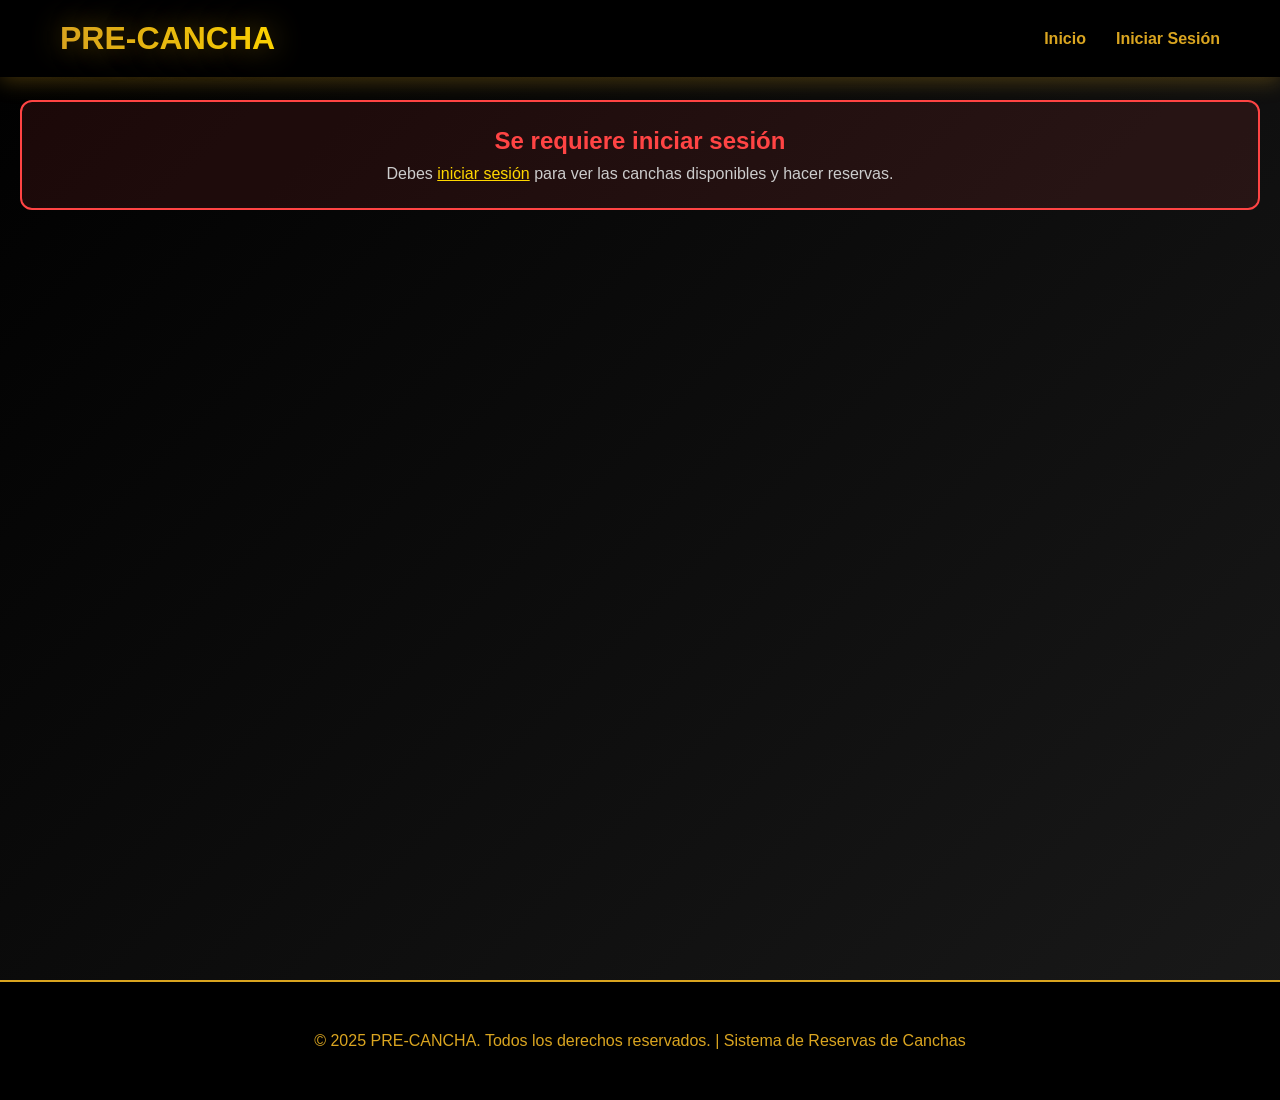
<file: Vista Previa/index.html>
<!DOCTYPE html>
<html lang="es">
<head>
    <meta charset="UTF-8">
    <meta name="viewport" content="width=device-width, initial-scale=1.0">
    <title>PRE-CANCHA - Sistema de Reservas</title>
    <link rel="stylesheet" href="estilos.css">
</head>
<body>
    <!-- Header y Navegación -->
    <header>
        <nav>
            <div class="logo">PRE-CANCHA</div>
            <ul>
                <li><a href="index.html">Inicio</a></li>
                <li id="misReservasLink" style="display: none;">
                    <a href="mis_reservas.html">Mis Reservas</a>
                </li>
                <li id="solicitudesLink" style="display: none;">
                    <a href="solicitudes.html">Solicitudes</a>
                </li>
                <li id="adminLink" style="display: none;">
                    <a href="admin.html">Panel Admin</a>
                </li>
                <li id="loginLink"><a href="login.html">Iniciar Sesión</a></li>
                <li id="userInfo" style="display: none;">
                    <span id="userName"></span>
                </li>
                <li id="logoutBtn" style="display: none;">
                    <button onclick="doLogout()" style="background: #DAA520; color: #000; border: none; padding: 8px 16px; border-radius: 5px; cursor: pointer; font-weight: bold;">Cerrar Sesión</button>
                </li>
            </ul>
        </nav>
    </header>

    <!-- Main Content -->
    <main>
        <div class="container">
            <!-- Sección de Bienvenida -->
            <div id="bienvenida" style="display: none;" class="bienvenida">
                <h2>Bienvenido a PRE-CANCHA</h2>
                <p>Hola <span id="nombreUsuario" class="usuario-info"></span>, selecciona una cancha para hacer tu reserva</p>
            </div>

            <!-- Sección de Login requerido -->
            <div id="loginRequerido" class="bienvenida" style="background: rgba(255, 68, 68, 0.1); border-color: #f44;">
                <h2 style="color: #f44;">Se requiere iniciar sesión</h2>
                <p>Debes <a href="login.html" style="color: #FFD700; text-decoration: underline;">iniciar sesión</a> para ver las canchas disponibles y hacer reservas.</p>
            </div>

            <!-- Grid de Canchas -->
            <div id="gridCanchas" class="grid-canchas" style="display: none;"></div>
        </div>
    </main>

    <!-- Modal de Reserva -->
    <div id="modalReserva" class="modal">
        <div class="modal-content">
            <span class="close">&times;</span>
            <h2>Reservar Cancha</h2>
            <div id="detallesCancha"></div>
            <form id="formReserva" onsubmit="procesarReserva(event)">
                <div class="form-group">
                    <label for="fecha">Fecha:</label>
                    <input type="date" id="fecha" required>
                </div>
                <div class="form-group">
                    <label for="horario">Horario:</label>
                    <select id="horario" required>
                        <option value="">Selecciona un horario</option>
                        <option value="08:00">08:00 - 09:00</option>
                        <option value="09:00">09:00 - 10:00</option>
                        <option value="10:00">10:00 - 11:00</option>
                        <option value="11:00">11:00 - 12:00</option>
                        <option value="12:00">12:00 - 13:00</option>
                        <option value="13:00">13:00 - 14:00</option>
                        <option value="14:00">14:00 - 15:00</option>
                        <option value="15:00">15:00 - 16:00</option>
                        <option value="16:00">16:00 - 17:00</option>
                        <option value="17:00">17:00 - 18:00</option>
                        <option value="18:00">18:00 - 19:00</option>
                        <option value="19:00">19:00 - 20:00</option>
                        <option value="20:00">20:00 - 21:00</option>
                        <option value="21:00">21:00 - 22:00</option>
                    </select>
                </div>
                <div class="form-group">
                    <label for="observaciones">Observaciones:</label>
                    <textarea id="observaciones" rows="3"></textarea>
                </div>
                <div id="mensajeReserva" class="alert" style="display: none;"></div>
                <button type="submit" class="btn-primario">Confirmar Reserva</button>
            </form>
        </div>
    </div>

    <footer>
        <p>&copy; 2025 PRE-CANCHA. Todos los derechos reservados. | Sistema de Reservas de Canchas</p>
    </footer>

    <script src="app.js"></script>
    <script>
        let canchaSelecionada = null;

        // Mostrar/ocultar contenido según sesión
        function cargarPagina() {
            const gridCanchas = document.getElementById('gridCanchas');
            const bienvenida = document.getElementById('bienvenida');
            const loginRequerido = document.getElementById('loginRequerido');

            if (session.isLogged()) {
                const sesion = session.getSession();
                document.getElementById('nombreUsuario').textContent = sesion.nombre;
                document.getElementById('userName').textContent = sesion.nombre;
                
                // Mostrar sección de bienvenida
                if (sesion.rol === 'usuario') {
                    document.getElementById('misReservasLink').style.display = 'block';
                } else if (sesion.rol === 'admin') {
                    document.getElementById('solicitudesLink').style.display = 'block';
                }
                bienvenida.style.display = 'block';
                loginRequerido.style.display = 'none';
                gridCanchas.style.display = 'grid';
            } else {
                bienvenida.style.display = 'none';
                loginRequerido.style.display = 'block';
                gridCanchas.style.display = 'none';
                return;
            }

            // Cargar canchas
            const canchas = session.getCanchas();
            gridCanchas.innerHTML = '';

            canchas.forEach(cancha => {
                const card = document.createElement('div');
                card.className = 'cancha-card';
                card.innerHTML = `
                    <div class="cancha-numero">Cancha ${cancha.numero}</div>
                    <div class="cancha-tipo">${cancha.tipo}</div>
                    <div class="cancha-detalle">Tamaño: ${cancha.tamaño}</div>
                    <div class="cancha-detalle">Estado: <span style="color: #0f0;">${cancha.estado.toUpperCase()}</span></div>
                    <div class="cancha-precio">$${cancha.precio}/hora</div>
                    <button class="btn-reservar" onclick="abrirModalReserva(${cancha.id})">Reservar</button>
                `;
                gridCanchas.appendChild(card);
            });
        }

        // Funciones del modal
        const modal = document.getElementById('modalReserva');
        const closeBtn = document.querySelector('.close');

        closeBtn.onclick = () => {
            modal.style.display = 'none';
        };

        window.onclick = (event) => {
            if (event.target === modal) {
                modal.style.display = 'none';
            }
        };

        function abrirModalReserva(canchaid) {
            canchaSelecionada = canchaid;
            const cancha = session.getCancha(canchaid);
            
            const detalles = document.getElementById('detallesCancha');
            detalles.innerHTML = `
                <p><strong>Cancha ${cancha.numero}</strong> - ${cancha.tipo}</p>
                <p>Precio: <strong>$${cancha.precio}</strong>/hora</p>
            `;

            // Establecer fecha mínima a hoy
            const hoy = new Date().toISOString().split('T')[0];
            document.getElementById('fecha').value = '';
            document.getElementById('fecha').min = hoy;
            document.getElementById('horario').value = '';
            document.getElementById('observaciones').value = '';
            document.getElementById('mensajeReserva').style.display = 'none';

            modal.style.display = 'block';
        }

        function procesarReserva(event) {
            event.preventDefault();

            const fecha = document.getElementById('fecha').value;
            const horario = document.getElementById('horario').value;
            const observaciones = document.getElementById('observaciones').value;

            // Validar fecha en el futuro
            const fechaObj = new Date(fecha);
            const hoy = new Date();
            hoy.setHours(0, 0, 0, 0);

            if (fechaObj < hoy) {
                mostrarMensajeReserva('La fecha debe ser en el futuro', 'error');
                return;
            }

            // Crear reserva
            const resultado = session.crearReserva(canchaSelecionada, fecha, horario, observaciones);

            if (resultado.success) {
                mostrarMensajeReserva('¡Reserva confirmada exitosamente!', 'success');
                setTimeout(() => {
                    modal.style.display = 'none';
                    // Recargar la página
                    location.reload();
                }, 2000);
            } else {
                mostrarMensajeReserva(resultado.message, 'error');
            }
        }

        function mostrarMensajeReserva(mensaje, tipo) {
            const div = document.getElementById('mensajeReserva');
            div.textContent = mensaje;
            div.className = 'alert ' + (tipo === 'error' ? 'alert-error' : 'alert-success');
            div.style.display = 'block';
        }

        // Cargar contenido al iniciar
        cargarPagina();
    </script>
</body>
</html>
</file>
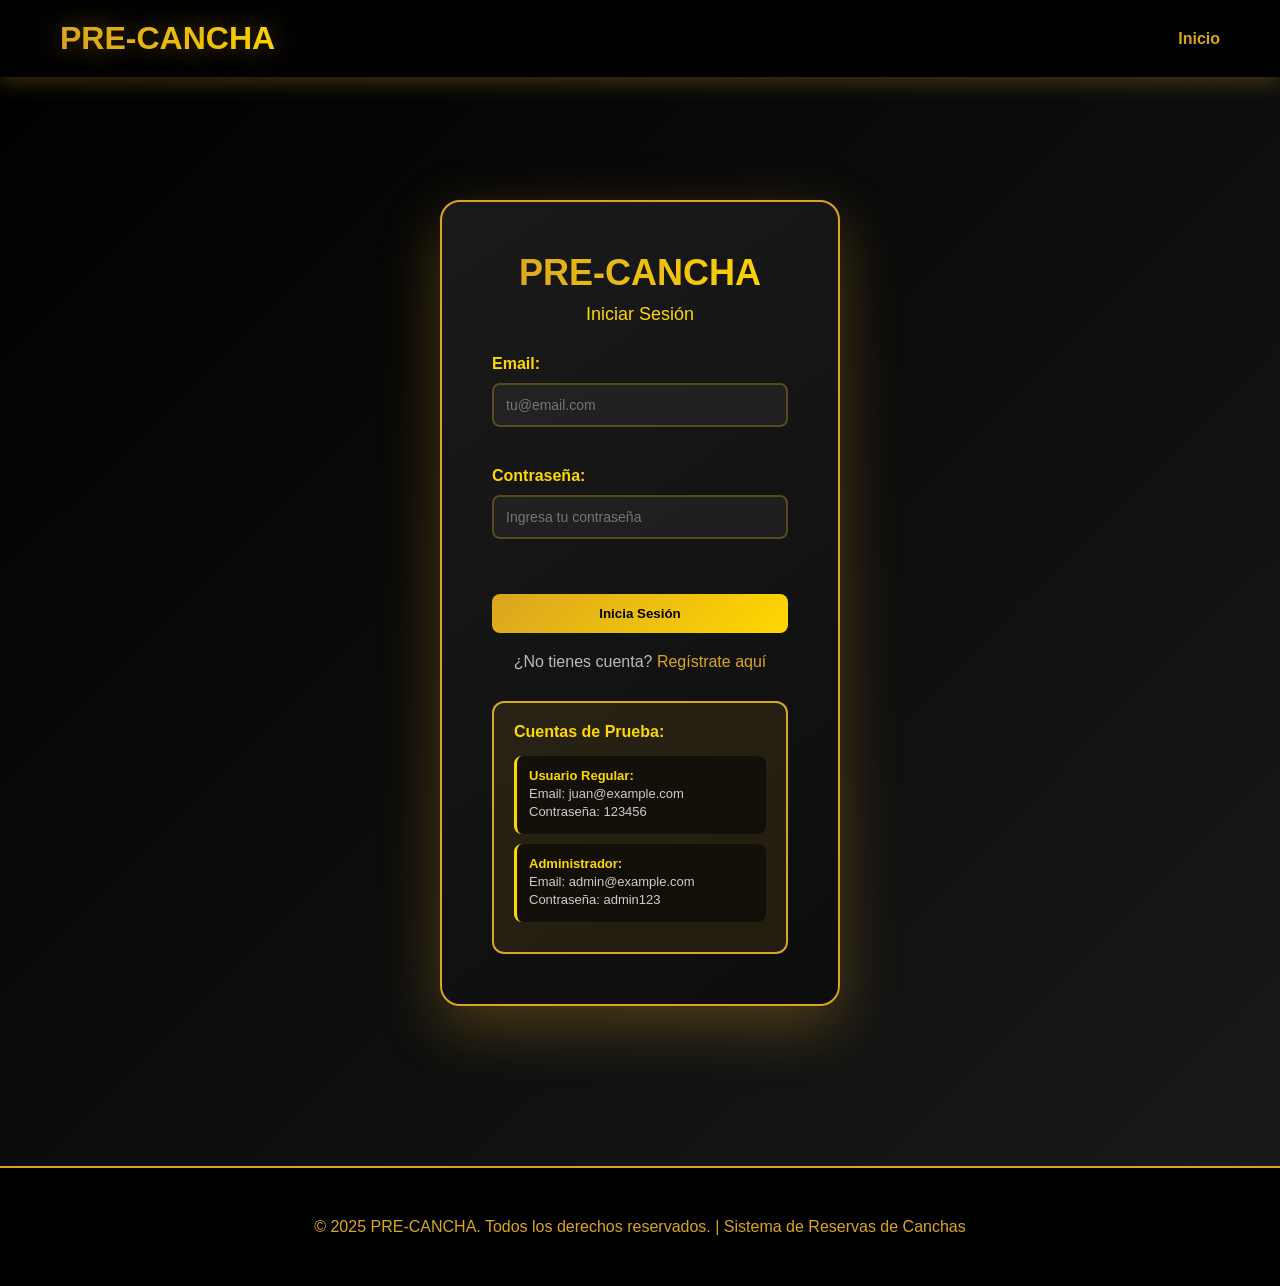
<file: Vista Previa/admin.html>
<!DOCTYPE html>
<html lang="es">
<head>
    <meta charset="UTF-8">
    <meta name="viewport" content="width=device-width, initial-scale=1.0">
    <title>Panel Administrador - PRE-CANCHA</title>
    <link rel="stylesheet" href="estilos.css">
</head>
<body>
    <!-- Header y Navegación -->
    <header>
        <nav>
            <div class="logo">PRE-CANCHA</div>
            <ul>
                <li><a href="index.html">Inicio</a></li>
                <li><a href="solicitudes.html">Solicitudes</a></li>
                <li><a href="admin.html" style="color: #FFD700;">[ADMIN] Panel</a></li>
                <li id="userInfo">
                    <span id="userName"></span>
                    <span style="color: #ff4444; margin-left: 10px;">[ADMIN]</span>
                </li>
                <li id="logoutBtn">
                    <button onclick="doLogout()" style="background: #DAA520; color: #000; border: none; padding: 8px 16px; border-radius: 5px; cursor: pointer; font-weight: bold;">Cerrar Sesión</button>
                </li>
            </ul>
        </nav>
    </header>

    <!-- Main Content -->
    <main>
        <div class="container">
            <h1 style="margin-top: 80px; margin-bottom: 30px; color: #ff4444;">PANEL ADMINISTRADOR</h1>

            <div id="accesoNegado" class="bienvenida" style="background: rgba(255, 68, 68, 0.1); border-color: #f44; display: none;">
                <h2 style="color: #f44;">Acceso Denegado</h2>
                <p>Solo los administradores pueden acceder a este panel. <a href="index.html" style="color: #FFD700; text-decoration: underline;">Volver a inicio</a></p>
            </div>

            <!-- Contenido Admin -->
            <div id="contenidoAdmin" style="display: none;">
                <!-- Tabs de secciones -->
                <div class="tabs-admin">
                    <button class="tab-admin active" onclick="cambiarSeccion('estadisticas')">Estadísticas</button>
                    <button class="tab-admin" onclick="cambiarSeccion('reservas')">Todas las Reservas</button>
                    <button class="tab-admin" onclick="cambiarSeccion('usuarios')">Usuarios</button>
                    <button class="tab-admin" onclick="cambiarSeccion('canchas')">Canchas</button>
                </div>

                <!-- Sección: Estadísticas -->
                <section id="seccion-estadisticas" class="seccion-admin">
                    <h2>Estadísticas del Sistema</h2>
                    <div class="grid-estadisticas">
                        <div class="card-estadistica">
                            <h3>Total de Reservas</h3>
                            <p class="numero" id="totalReservas">0</p>
                        </div>
                        <div class="card-estadistica">
                            <h3>Reservas Confirmadas</h3>
                            <p class="numero" style="color: #0f0;" id="reservasConfirmadas">0</p>
                        </div>
                        <div class="card-estadistica">
                            <h3>Reservas Canceladas</h3>
                            <p class="numero" style="color: #f44;" id="reservasCanceladas">0</p>
                        </div>
                        <div class="card-estadistica">
                            <h3>Total de Usuarios</h3>
                            <p class="numero" id="totalUsuarios">0</p>
                        </div>
                        <div class="card-estadistica">
                            <h3>Total de Canchas</h3>
                            <p class="numero" id="totalCanchas">0</p>
                        </div>
                        <div class="card-estadistica">
                            <h3>Ingreso Total</h3>
                            <p class="numero" style="color: #0f0;" id="ingresoTotal">$0</p>
                        </div>
                    </div>
                </section>

                <!-- Sección: Todas las Reservas -->
                <section id="seccion-reservas" class="seccion-admin" style="display: none;">
                    <h2>Todas las Reservas</h2>
                    <div style="margin-bottom: 20px;">
                        <input type="text" id="searchReserva" placeholder="Buscar por usuario o cancha..." 
                               style="padding: 10px; background: #1a1a1a; border: 1px solid #DAA520; color: #fff; border-radius: 5px; width: 300px;"
                               onkeyup="filtrarTablaReservas()">
                    </div>
                    <table class="tabla-admin">
                        <thead>
                            <tr>
                                <th>ID</th>
                                <th>Usuario</th>
                                <th>Cancha</th>
                                <th>Fecha</th>
                                <th>Horario</th>
                                <th>Estado</th>
                                <th>Monto</th>
                            </tr>
                        </thead>
                        <tbody id="bodyReservas">
                        </tbody>
                    </table>
                </section>

                <!-- Sección: Usuarios -->
                <section id="seccion-usuarios" class="seccion-admin" style="display: none;">
                    <h2>Gestión de Usuarios</h2>
                    <div style="margin-bottom: 20px;">
                        <input type="text" id="searchUsuario" placeholder="Buscar usuario..." 
                               style="padding: 10px; background: #1a1a1a; border: 1px solid #DAA520; color: #fff; border-radius: 5px; width: 300px;"
                               onkeyup="filtrarTablaUsuarios()">
                    </div>
                    <table class="tabla-admin">
                        <thead>
                            <tr>
                                <th>ID</th>
                                <th>Nombre</th>
                                <th>Email</th>
                                <th>Rol</th>
                                <th>Total de Reservas</th>
                            </tr>
                        </thead>
                        <tbody id="bodyUsuarios">
                        </tbody>
                    </table>
                </section>

                <!-- Sección: Canchas -->
                <section id="seccion-canchas" class="seccion-admin" style="display: none;">
                    <h2>Gestión de Canchas</h2>
                    <table class="tabla-admin">
                        <thead>
                            <tr>
                                <th>ID</th>
                                <th>Número</th>
                                <th>Tipo</th>
                                <th>Tamaño</th>
                                <th>Precio/Hora</th>
                                <th>Estado</th>
                                <th>Reservas</th>
                            </tr>
                        </thead>
                        <tbody id="bodyCanchas">
                        </tbody>
                    </table>
                </section>
            </div>
        </div>
    </main>

    <footer>
        <p>&copy; 2025 PRE-CANCHA. Todos los derechos reservados. | Sistema de Reservas de Canchas - PANEL ADMINISTRADOR</p>
    </footer>

    <script src="app.js"></script>
    <script>
        let tablaReservasCompleta = [];
        let tablaUsuariosCompleta = [];

        function cargarPanel() {
            if (!session.isLogged()) {
                window.location.href = 'login.html';
                return;
            }

            const sesion = session.getSession();
            document.getElementById('userName').textContent = sesion.nombre;

            if (sesion.rol !== 'admin') {
                document.getElementById('accesoNegado').style.display = 'block';
                document.getElementById('contenidoAdmin').style.display = 'none';
                return;
            }

            document.getElementById('accesoNegado').style.display = 'none';
            document.getElementById('contenidoAdmin').style.display = 'block';

            cargarEstadisticas();
            cargarReservasAdmin();
            cargarUsuarios();
            cargarCanchas();
        }

        function cargarEstadisticas() {
            const stats = session.obtenerEstadisticas();
            document.getElementById('totalReservas').textContent = stats.totalReservas;
            document.getElementById('reservasConfirmadas').textContent = stats.reservasConfirmadas;
            document.getElementById('reservasCanceladas').textContent = stats.reservasCanceladas;
            document.getElementById('totalUsuarios').textContent = stats.totalUsuarios;
            document.getElementById('totalCanchas').textContent = stats.totalCanchas;
            document.getElementById('ingresoTotal').textContent = '$' + stats.ingresoTotal;
        }

        function cargarReservasAdmin() {
            const reservas = session.obtenerTodasLasReservas();
            const canchas = session.getCanchas();
            tablaReservasCompleta = reservas;

            const tbody = document.getElementById('bodyReservas');
            tbody.innerHTML = '';

            reservas.forEach(reserva => {
                const cancha = canchas.find(c => c.id === reserva.cancha_id);
                const estadoColor = {
                    'confirmada': '#0f0',
                    'pendiente': '#FFD700',
                    'cancelada': '#f44'
                };

                const tr = document.createElement('tr');
                tr.innerHTML = `
                    <td>${reserva.id}</td>
                    <td>${reserva.usuario_nombre}</td>
                    <td>Cancha ${reserva.cancha_numero}</td>
                    <td>${new Date(reserva.fecha).toLocaleDateString('es-ES')}</td>
                    <td>${reserva.hora_inicio} - ${reserva.hora_fin}</td>
                    <td style="color: ${estadoColor[reserva.estado]}; font-weight: bold;">${reserva.estado.toUpperCase()}</td>
                    <td>$${cancha ? cancha.precio : 0}</td>
                `;
                tbody.appendChild(tr);
            });
        }

        function cargarUsuarios() {
            const usuarios = session.obtenerTodosLosUsuarios();
            const reservas = session.getReservas();
            tablaUsuariosCompleta = usuarios;

            const tbody = document.getElementById('bodyUsuarios');
            tbody.innerHTML = '';

            usuarios.forEach(usuario => {
                const cantidadReservas = reservas.filter(r => r.usuario_id === usuario.id).length;
                const rolColor = usuario.rol === 'admin' ? '#ff4444' : '#DAA520';

                const tr = document.createElement('tr');
                tr.innerHTML = `
                    <td>${usuario.id}</td>
                    <td>${usuario.nombre}</td>
                    <td>${usuario.email}</td>
                    <td style="color: ${rolColor}; font-weight: bold;">${usuario.rol.toUpperCase()}</td>
                    <td>${cantidadReservas}</td>
                `;
                tbody.appendChild(tr);
            });
        }

        function cargarCanchas() {
            const canchas = session.getCanchas();
            const reservas = session.getReservas();

            const tbody = document.getElementById('bodyCanchas');
            tbody.innerHTML = '';

            canchas.forEach(cancha => {
                const cantidadReservas = reservas.filter(r => r.cancha_id === cancha.id && (r.estado === 'confirmada' || r.estado === 'pendiente')).length;

                const tr = document.createElement('tr');
                tr.innerHTML = `
                    <td>${cancha.id}</td>
                    <td>${cancha.numero}</td>
                    <td>${cancha.tipo}</td>
                    <td>${cancha.tamaño}</td>
                    <td>$${cancha.precio}</td>
                    <td style="color: #0f0; font-weight: bold;">${cancha.estado.toUpperCase()}</td>
                    <td>${cantidadReservas}</td>
                `;
                tbody.appendChild(tr);
            });
        }

        function cambiarSeccion(seccion) {
            // Ocultar todas las secciones
            document.querySelectorAll('.seccion-admin').forEach(s => s.style.display = 'none');
            
            // Mostrar la sección seleccionada
            document.getElementById('seccion-' + seccion).style.display = 'block';

            // Actualizar botones activos
            document.querySelectorAll('.tab-admin').forEach(btn => btn.classList.remove('active'));
            event.target.classList.add('active');
        }

        function filtrarTablaReservas() {
            const searchTerm = document.getElementById('searchReserva').value.toLowerCase();
            const tbody = document.getElementById('bodyReservas');
            tbody.innerHTML = '';

            const filtradas = tablaReservasCompleta.filter(r => 
                r.usuario_nombre.toLowerCase().includes(searchTerm) ||
                r.cancha_numero.toLowerCase().includes(searchTerm)
            );

            const canchas = session.getCanchas();
            filtradas.forEach(reserva => {
                const cancha = canchas.find(c => c.id === reserva.cancha_id);
                const estadoColor = {
                    'confirmada': '#0f0',
                    'pendiente': '#FFD700',
                    'cancelada': '#f44'
                };

                const tr = document.createElement('tr');
                tr.innerHTML = `
                    <td>${reserva.id}</td>
                    <td>${reserva.usuario_nombre}</td>
                    <td>Cancha ${reserva.cancha_numero}</td>
                    <td>${new Date(reserva.fecha).toLocaleDateString('es-ES')}</td>
                    <td>${reserva.hora_inicio} - ${reserva.hora_fin}</td>
                    <td style="color: ${estadoColor[reserva.estado]}; font-weight: bold;">${reserva.estado.toUpperCase()}</td>
                    <td>$${cancha ? cancha.precio : 0}</td>
                `;
                tbody.appendChild(tr);
            });
        }

        function filtrarTablaUsuarios() {
            const searchTerm = document.getElementById('searchUsuario').value.toLowerCase();
            const tbody = document.getElementById('bodyUsuarios');
            tbody.innerHTML = '';

            const reservas = session.getReservas();
            const filtrados = tablaUsuariosCompleta.filter(u =>
                u.nombre.toLowerCase().includes(searchTerm) ||
                u.email.toLowerCase().includes(searchTerm)
            );

            filtrados.forEach(usuario => {
                const cantidadReservas = reservas.filter(r => r.usuario_id === usuario.id).length;
                const rolColor = usuario.rol === 'admin' ? '#ff4444' : '#DAA520';

                const tr = document.createElement('tr');
                tr.innerHTML = `
                    <td>${usuario.id}</td>
                    <td>${usuario.nombre}</td>
                    <td>${usuario.email}</td>
                    <td style="color: ${rolColor}; font-weight: bold;">${usuario.rol.toUpperCase()}</td>
                    <td>${cantidadReservas}</td>
                `;
                tbody.appendChild(tr);
            });
        }

        // Cargar panel al iniciar
        cargarPanel();
    </script>
</body>
</html>
</file>
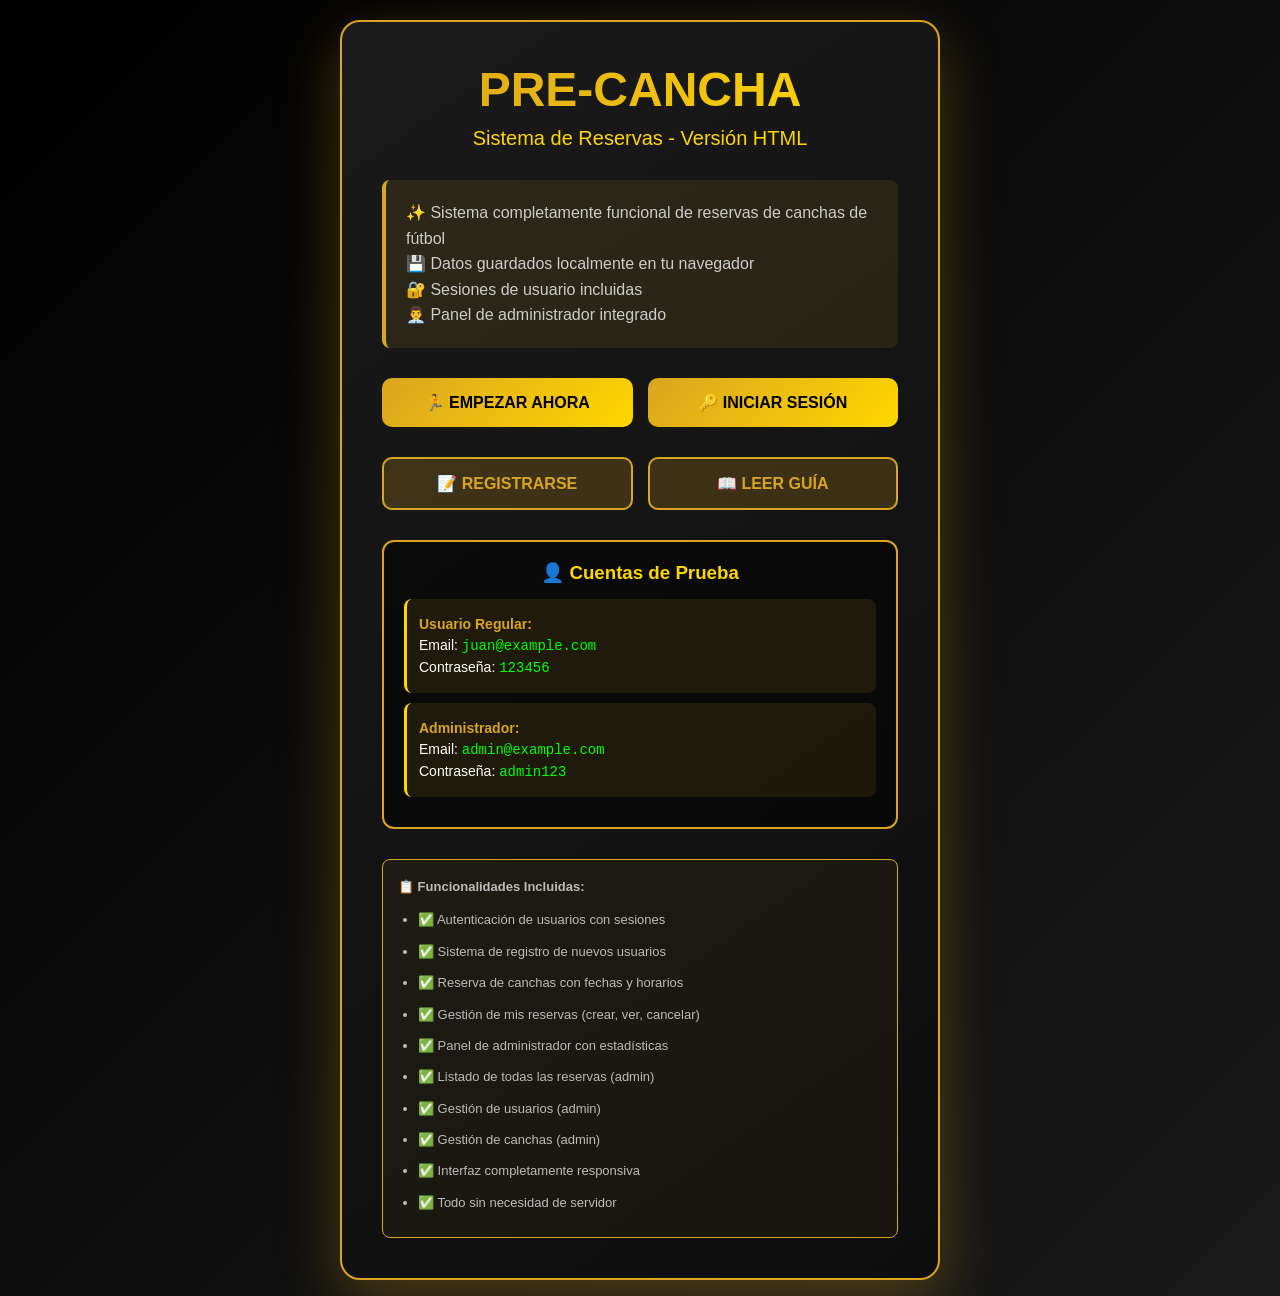
<file: Vista Previa/INICIO.html>
<!DOCTYPE html>
<html lang="es">
<head>
    <meta charset="UTF-8">
    <meta name="viewport" content="width=device-width, initial-scale=1.0">
    <title>INICIO - PRE-CANCHA Sistema HTML</title>
    <style>
        * {
            margin: 0;
            padding: 0;
            box-sizing: border-box;
        }
        
        body {
            font-family: 'Segoe UI', Tahoma, Geneva, Verdana, sans-serif;
            background: linear-gradient(135deg, #000, #1a1a1a);
            color: #fff;
            min-height: 100vh;
            display: flex;
            align-items: center;
            justify-content: center;
            padding: 20px;
        }
        
        .container {
            background: linear-gradient(145deg, #1a1a1a, #0d0d0d);
            border: 2px solid #DAA520;
            border-radius: 20px;
            padding: 40px;
            max-width: 600px;
            width: 100%;
            box-shadow: 0 20px 60px rgba(218, 165, 32, 0.3);
        }
        
        h1 {
            font-size: 48px;
            background: linear-gradient(90deg, #DAA520, #FFD700);
            -webkit-background-clip: text;
            -webkit-text-fill-color: transparent;
            margin-bottom: 10px;
            text-align: center;
        }
        
        .subtitulo {
            text-align: center;
            color: #FFD700;
            font-size: 20px;
            margin-bottom: 30px;
        }
        
        .descripcion {
            background: rgba(218, 165, 32, 0.1);
            border-left: 4px solid #DAA520;
            padding: 20px;
            border-radius: 8px;
            margin-bottom: 30px;
            line-height: 1.6;
            color: #ccc;
        }
        
        .botones {
            display: grid;
            grid-template-columns: 1fr 1fr;
            gap: 15px;
            margin-bottom: 30px;
        }
        
        .btn {
            padding: 15px;
            border: none;
            border-radius: 10px;
            font-size: 16px;
            font-weight: bold;
            cursor: pointer;
            transition: all 0.3s;
            text-decoration: none;
            display: flex;
            align-items: center;
            justify-content: center;
            text-align: center;
        }
        
        .btn-primario {
            background: linear-gradient(135deg, #DAA520, #FFD700);
            color: #000;
        }
        
        .btn-primario:hover {
            transform: scale(1.05);
            box-shadow: 0 10px 30px rgba(218, 165, 32, 0.5);
        }
        
        .btn-secundario {
            background: rgba(218, 165, 32, 0.2);
            color: #DAA520;
            border: 2px solid #DAA520;
        }
        
        .btn-secundario:hover {
            background: rgba(218, 165, 32, 0.4);
            transform: scale(1.05);
        }
        
        .cuentas {
            background: rgba(0, 0, 0, 0.5);
            border: 2px solid #DAA520;
            border-radius: 12px;
            padding: 20px;
            margin-bottom: 30px;
        }
        
        .cuentas h3 {
            color: #FFD700;
            margin-bottom: 15px;
            text-align: center;
        }
        
        .cuenta {
            background: rgba(218, 165, 32, 0.1);
            padding: 12px;
            margin-bottom: 10px;
            border-radius: 8px;
            border-left: 3px solid #FFD700;
        }
        
        .cuenta p {
            margin: 5px 0;
            font-size: 14px;
        }
        
        .cuenta-label {
            color: #DAA520;
            font-weight: bold;
        }
        
        .cuenta-valor {
            color: #0f0;
            font-family: monospace;
        }
        
        .detalles {
            background: rgba(218, 165, 32, 0.05);
            border: 1px solid #DAA520;
            border-radius: 8px;
            padding: 15px;
            font-size: 13px;
            color: #bbb;
            line-height: 1.8;
        }
        
        .detalles ul {
            margin-left: 20px;
            margin-top: 10px;
        }
        
        .detalles li {
            margin-bottom: 8px;
        }
        
        @media (max-width: 600px) {
            .botones {
                grid-template-columns: 1fr;
            }
            
            h1 {
                font-size: 32px;
            }
            
            .container {
                padding: 25px;
            }
        }
    </style>
</head>
<body>
    <div class="container">
        <h1>PRE-CANCHA</h1>
        <p class="subtitulo">Sistema de Reservas - Versión HTML</p>
        
        <div class="descripcion">
            ✨ Sistema completamente funcional de reservas de canchas de fútbol
            <br>💾 Datos guardados localmente en tu navegador
            <br>🔐 Sesiones de usuario incluidas
            <br>👨‍💼 Panel de administrador integrado
        </div>
        
        <div class="botones">
            <a href="index.html" class="btn btn-primario">
                🏃 EMPEZAR AHORA
            </a>
            <a href="login.html" class="btn btn-primario">
                🔑 INICIAR SESIÓN
            </a>
        </div>
        
        <div class="botones">
            <a href="registro.html" class="btn btn-secundario">
                📝 REGISTRARSE
            </a>
            <a href="README.md" class="btn btn-secundario">
                📖 LEER GUÍA
            </a>
        </div>
        
        <div class="cuentas">
            <h3>👤 Cuentas de Prueba</h3>
            
            <div class="cuenta">
                <p><span class="cuenta-label">Usuario Regular:</span></p>
                <p>Email: <span class="cuenta-valor">juan@example.com</span></p>
                <p>Contraseña: <span class="cuenta-valor">123456</span></p>
            </div>
            
            <div class="cuenta">
                <p><span class="cuenta-label">Administrador:</span></p>
                <p>Email: <span class="cuenta-valor">admin@example.com</span></p>
                <p>Contraseña: <span class="cuenta-valor">admin123</span></p>
            </div>
        </div>
        
        <div class="detalles">
            <strong>📋 Funcionalidades Incluidas:</strong>
            <ul>
                <li>✅ Autenticación de usuarios con sesiones</li>
                <li>✅ Sistema de registro de nuevos usuarios</li>
                <li>✅ Reserva de canchas con fechas y horarios</li>
                <li>✅ Gestión de mis reservas (crear, ver, cancelar)</li>
                <li>✅ Panel de administrador con estadísticas</li>
                <li>✅ Listado de todas las reservas (admin)</li>
                <li>✅ Gestión de usuarios (admin)</li>
                <li>✅ Gestión de canchas (admin)</li>
                <li>✅ Interfaz completamente responsiva</li>
                <li>✅ Todo sin necesidad de servidor</li>
            </ul>
        </div>
    </div>
</body>
</html>
</file>
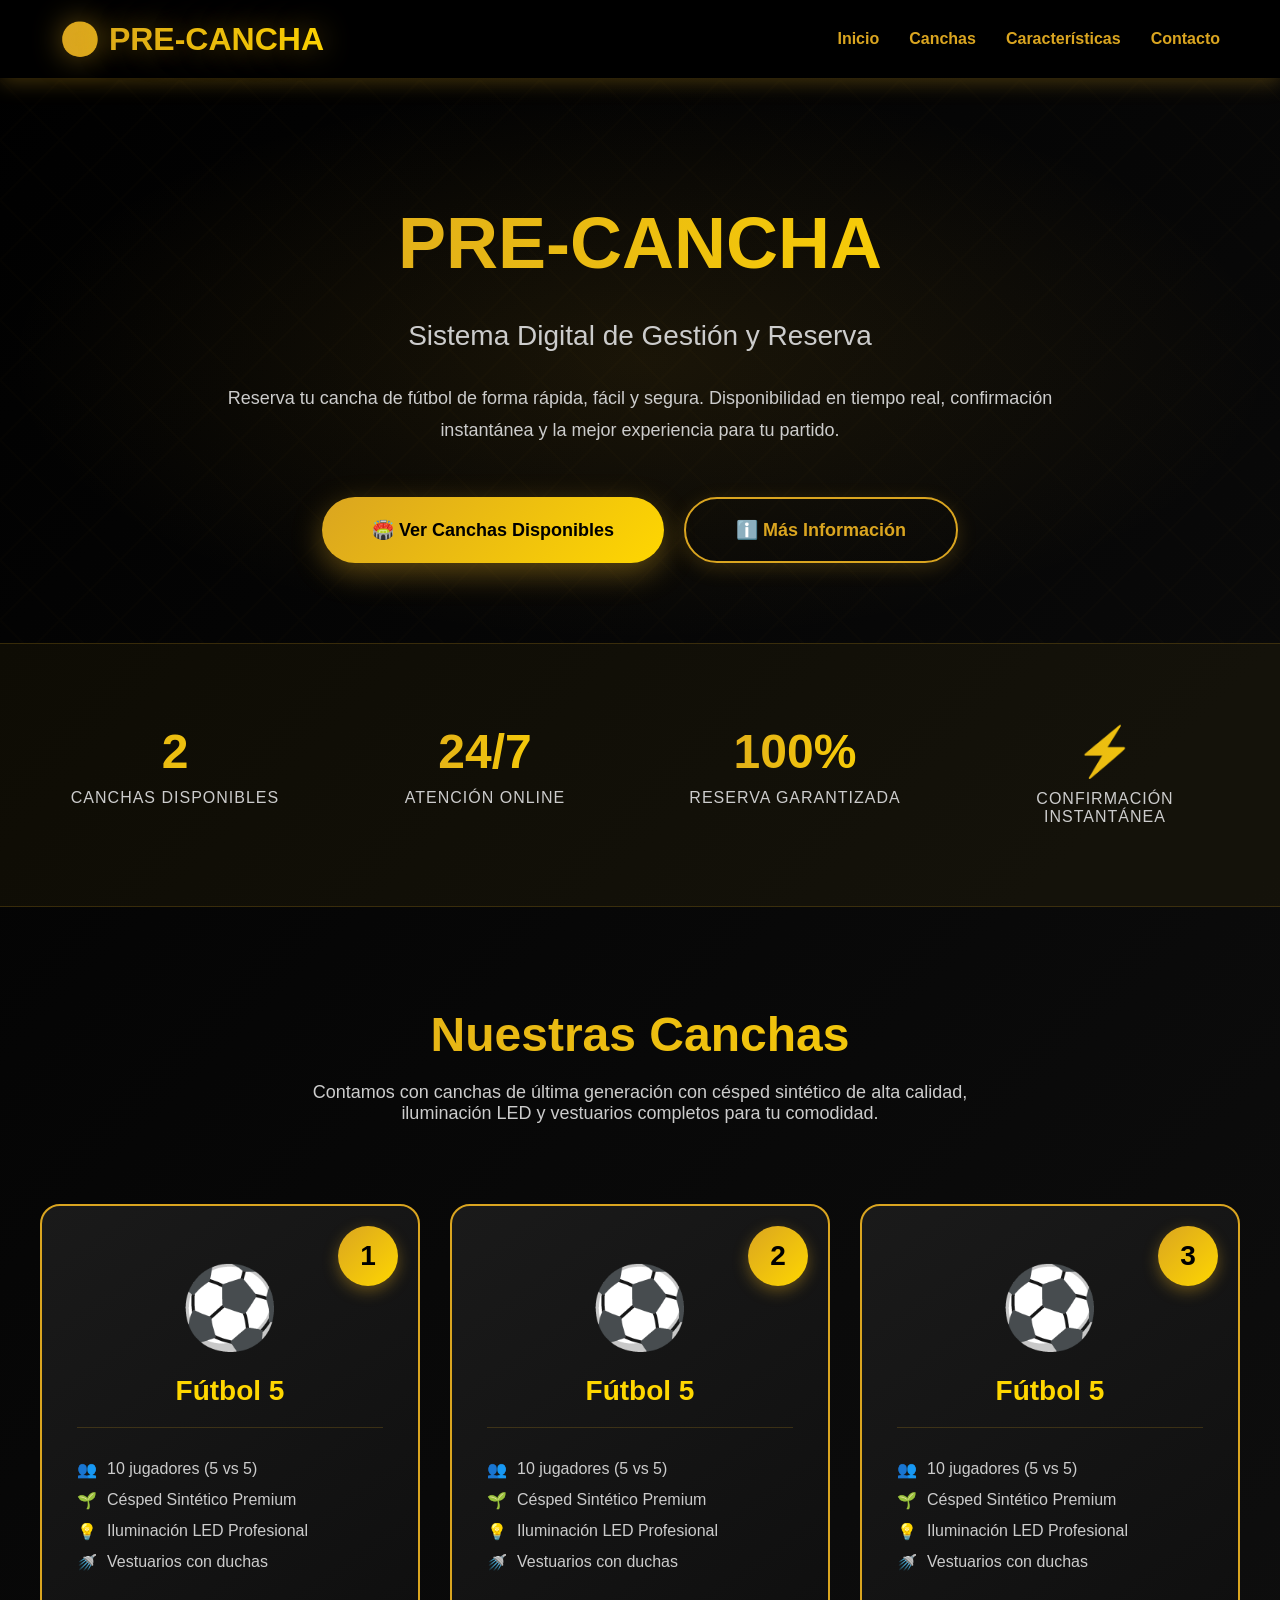
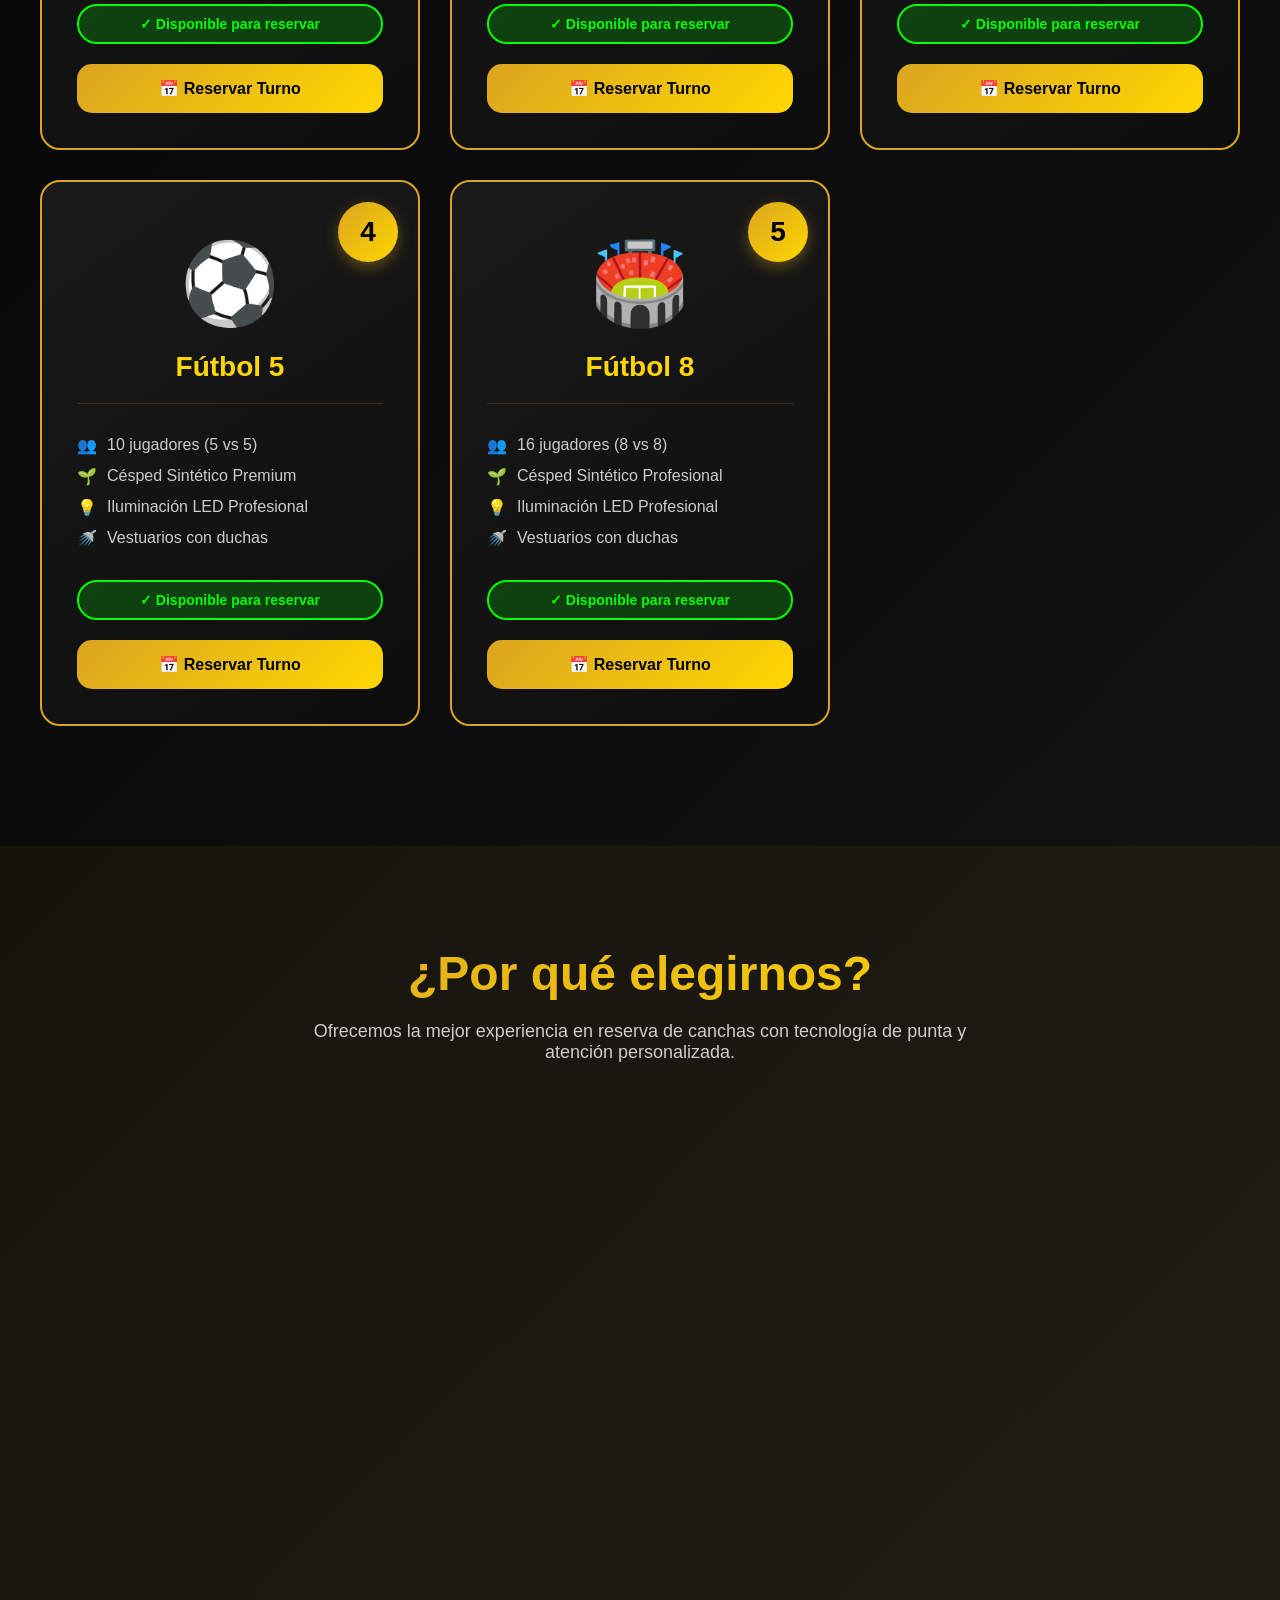
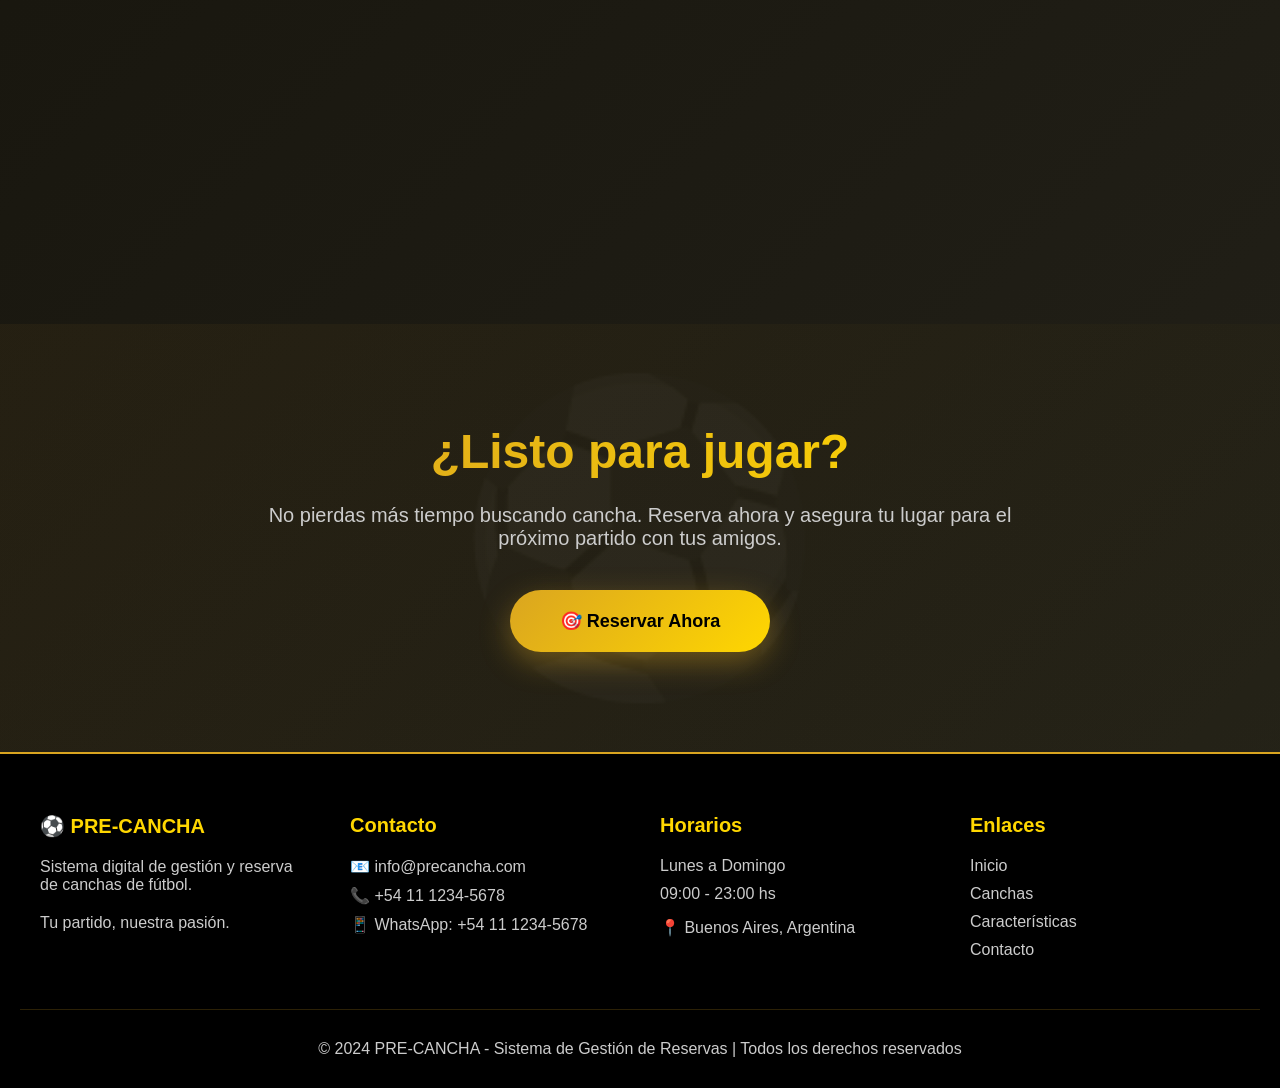
<file: Vista Previa/landing.html>
<!DOCTYPE html>
<html lang="es">
<head>
    <meta charset="UTF-8">
    <meta name="viewport" content="width=device-width, initial-scale=1.0">
    <title>PRE-CANCHA - Sistema de Reservas de Canchas de Fútbol</title>
    <meta name="description" content="Reserva tu cancha de fútbol online. Sistema digital de gestión y reservas en tiempo real.">
    <style>
        * {
            margin: 0;
            padding: 0;
            box-sizing: border-box;
        }

        :root {
            --color-primary: #DAA520;
            --color-secondary: #FFD700;
            --color-bg-dark: #000000;
            --color-bg-light: #1a1a1a;
            --color-text: #ffffff;
            --color-text-muted: #cccccc;
            --color-success: #00ff00;
            --color-danger: #ff4444;
        }

        body {
            font-family: 'Segoe UI', Tahoma, Geneva, Verdana, sans-serif;
            background: linear-gradient(135deg, var(--color-bg-dark) 0%, var(--color-bg-light) 100%);
            color: var(--color-text);
            overflow-x: hidden;
            min-height: 100vh;
        }

        /* HEADER */
        header {
            background: rgba(0, 0, 0, 0.95);
            padding: 20px 0;
            position: fixed;
            width: 100%;
            top: 0;
            z-index: 1000;
            box-shadow: 0 4px 20px rgba(218, 165, 32, 0.3);
            backdrop-filter: blur(10px);
            transition: all 0.3s;
        }

        header.scrolled {
            padding: 15px 0;
            box-shadow: 0 4px 30px rgba(218, 165, 32, 0.5);
        }

        nav {
            max-width: 1200px;
            margin: 0 auto;
            display: flex;
            justify-content: space-between;
            align-items: center;
            padding: 0 20px;
        }

        .logo {
            font-size: 32px;
            font-weight: bold;
            background: linear-gradient(90deg, var(--color-primary), var(--color-secondary));
            -webkit-background-clip: text;
            -webkit-text-fill-color: transparent;
            text-shadow: 0 0 30px rgba(218, 165, 32, 0.5);
            cursor: pointer;
            transition: all 0.3s;
        }

        .logo:hover {
            transform: scale(1.05);
        }

        nav ul {
            display: flex;
            list-style: none;
            gap: 30px;
        }

        nav a {
            color: var(--color-primary);
            text-decoration: none;
            font-weight: 600;
            transition: all 0.3s;
            position: relative;
            padding: 5px 0;
        }

        nav a:hover {
            color: var(--color-secondary);
            text-shadow: 0 0 10px rgba(255, 215, 0, 0.8);
        }

        nav a::after {
            content: '';
            position: absolute;
            bottom: 0;
            left: 0;
            width: 0;
            height: 2px;
            background: var(--color-secondary);
            transition: width 0.3s;
        }

        nav a:hover::after {
            width: 100%;
        }

        /* HERO SECTION */
        .hero {
            margin-top: 80px;
            padding: 120px 20px 80px;
            text-align: center;
            position: relative;
            background: radial-gradient(ellipse at center, rgba(218, 165, 32, 0.1) 0%, transparent 70%);
        }

        .hero::before {
            content: '';
            position: absolute;
            top: 0;
            left: 0;
            right: 0;
            bottom: 0;
            background: 
                linear-gradient(45deg, transparent 49%, rgba(218, 165, 32, 0.05) 49%, rgba(218, 165, 32, 0.05) 51%, transparent 51%),
                linear-gradient(-45deg, transparent 49%, rgba(218, 165, 32, 0.05) 49%, rgba(218, 165, 32, 0.05) 51%, transparent 51%);
            background-size: 60px 60px;
            opacity: 0.3;
            pointer-events: none;
        }

        .hero-content {
            position: relative;
            z-index: 1;
            max-width: 900px;
            margin: 0 auto;
        }

        .hero h1 {
            font-size: 72px;
            margin-bottom: 25px;
            background: linear-gradient(90deg, var(--color-primary), var(--color-secondary), var(--color-primary));
            background-size: 200% auto;
            -webkit-background-clip: text;
            -webkit-text-fill-color: transparent;
            animation: shimmer 3s infinite linear;
            line-height: 1.2;
        }

        @keyframes shimmer {
            0% { background-position: 0% 50%; }
            100% { background-position: 200% 50%; }
        }

        .hero .subtitle {
            font-size: 28px;
            color: var(--color-text-muted);
            margin-bottom: 20px;
            font-weight: 300;
        }

        .hero p {
            font-size: 18px;
            color: var(--color-text-muted);
            margin-bottom: 50px;
            line-height: 1.8;
        }

        .cta-container {
            display: flex;
            gap: 20px;
            justify-content: center;
            flex-wrap: wrap;
        }

        .cta-button {
            background: linear-gradient(135deg, var(--color-primary), var(--color-secondary));
            color: var(--color-bg-dark);
            padding: 20px 50px;
            border: none;
            border-radius: 50px;
            font-size: 18px;
            font-weight: bold;
            cursor: pointer;
            transition: all 0.3s;
            box-shadow: 0 10px 30px rgba(218, 165, 32, 0.4);
            text-decoration: none;
            display: inline-block;
        }

        .cta-button:hover {
            transform: translateY(-5px);
            box-shadow: 0 15px 40px rgba(255, 215, 0, 0.6);
        }

        .cta-button.secondary {
            background: transparent;
            color: var(--color-primary);
            border: 2px solid var(--color-primary);
            box-shadow: 0 5px 20px rgba(218, 165, 32, 0.2);
        }

        .cta-button.secondary:hover {
            background: rgba(218, 165, 32, 0.1);
            border-color: var(--color-secondary);
            color: var(--color-secondary);
        }

        /* STATS SECTION */
        .stats-section {
            padding: 60px 20px;
            background: rgba(218, 165, 32, 0.05);
            border-top: 1px solid rgba(218, 165, 32, 0.2);
            border-bottom: 1px solid rgba(218, 165, 32, 0.2);
        }

        .stats-container {
            max-width: 1200px;
            margin: 0 auto;
            display: grid;
            grid-template-columns: repeat(auto-fit, minmax(200px, 1fr));
            gap: 40px;
            text-align: center;
        }

        .stat-item {
            padding: 20px;
        }

        .stat-number {
            font-size: 48px;
            font-weight: bold;
            background: linear-gradient(90deg, var(--color-primary), var(--color-secondary));
            -webkit-background-clip: text;
            -webkit-text-fill-color: transparent;
            margin-bottom: 10px;
        }

        .stat-label {
            font-size: 16px;
            color: var(--color-text-muted);
            text-transform: uppercase;
            letter-spacing: 1px;
        }

        /* CANCHAS SECTION */
        .canchas-section {
            padding: 100px 20px;
            max-width: 1400px;
            margin: 0 auto;
        }

        .section-title {
            text-align: center;
            font-size: 48px;
            margin-bottom: 20px;
            background: linear-gradient(90deg, var(--color-primary), var(--color-secondary));
            -webkit-background-clip: text;
            -webkit-text-fill-color: transparent;
        }

        .section-description {
            text-align: center;
            font-size: 18px;
            color: var(--color-text-muted);
            margin-bottom: 60px;
            max-width: 700px;
            margin-left: auto;
            margin-right: auto;
        }

        .canchas-grid {
            display: grid;
            grid-template-columns: repeat(auto-fit, minmax(320px, 1fr));
            gap: 30px;
            padding: 20px;
        }

        .cancha-card {
            background: linear-gradient(145deg, var(--color-bg-light), #0d0d0d);
            border: 2px solid var(--color-primary);
            border-radius: 20px;
            padding: 35px;
            position: relative;
            overflow: hidden;
            transition: all 0.4s;
            cursor: pointer;
        }

        .cancha-card::before {
            content: '';
            position: absolute;
            top: -50%;
            left: -50%;
            width: 200%;
            height: 200%;
            background: radial-gradient(circle, rgba(218, 165, 32, 0.15) 0%, transparent 70%);
            transform: scale(0);
            transition: transform 0.6s;
        }

        .cancha-card:hover::before {
            transform: scale(1);
        }

        .cancha-card:hover {
            transform: translateY(-10px) scale(1.02);
            box-shadow: 0 20px 60px rgba(218, 165, 32, 0.5);
            border-color: var(--color-secondary);
        }

        .cancha-number {
            position: absolute;
            top: 20px;
            right: 20px;
            width: 60px;
            height: 60px;
            background: linear-gradient(135deg, var(--color-primary), var(--color-secondary));
            color: var(--color-bg-dark);
            border-radius: 50%;
            display: flex;
            align-items: center;
            justify-content: center;
            font-size: 28px;
            font-weight: bold;
            box-shadow: 0 5px 15px rgba(218, 165, 32, 0.4);
        }

        .cancha-icon {
            font-size: 80px;
            margin: 20px 0;
            display: block;
            text-align: center;
        }

        .cancha-type {
            font-size: 28px;
            font-weight: bold;
            color: var(--color-secondary);
            margin-bottom: 15px;
            text-align: center;
        }

        .cancha-info {
            color: var(--color-text-muted);
            margin: 12px 0;
            font-size: 16px;
            display: flex;
            align-items: center;
            gap: 10px;
        }

        .cancha-features {
            margin-top: 20px;
            padding-top: 20px;
            border-top: 1px solid rgba(218, 165, 32, 0.2);
        }

        .estado {
            display: inline-block;
            padding: 10px 25px;
            border-radius: 25px;
            font-weight: bold;
            margin-top: 20px;
            font-size: 14px;
            width: 100%;
            text-align: center;
        }

        .disponible {
            background: rgba(0, 255, 0, 0.2);
            color: var(--color-success);
            border: 2px solid var(--color-success);
        }

        .btn-reservar {
            width: 100%;
            margin-top: 20px;
            padding: 15px;
            background: linear-gradient(135deg, var(--color-primary), var(--color-secondary));
            color: var(--color-bg-dark);
            border: none;
            border-radius: 15px;
            font-size: 16px;
            font-weight: bold;
            cursor: pointer;
            transition: all 0.3s;
        }

        .btn-reservar:hover {
            transform: translateY(-3px);
            box-shadow: 0 10px 25px rgba(218, 165, 32, 0.5);
        }

        /* FEATURES SECTION */
        .features {
            padding: 100px 20px;
            background: rgba(218, 165, 32, 0.05);
        }

        .features-grid {
            max-width: 1200px;
            margin: 0 auto;
            display: grid;
            grid-template-columns: repeat(auto-fit, minmax(280px, 1fr));
            gap: 40px;
            padding: 20px;
        }

        .feature-item {
            text-align: center;
            padding: 40px 30px;
            background: rgba(0, 0, 0, 0.5);
            border-radius: 20px;
            border: 2px solid transparent;
            transition: all 0.4s;
            position: relative;
            overflow: hidden;
        }

        .feature-item::before {
            content: '';
            position: absolute;
            top: 0;
            left: 0;
            right: 0;
            bottom: 0;
            border-radius: 20px;
            padding: 2px;
            background: linear-gradient(135deg, var(--color-primary), var(--color-secondary));
            -webkit-mask: linear-gradient(#fff 0 0) content-box, linear-gradient(#fff 0 0);
            -webkit-mask-composite: xor;
            mask-composite: exclude;
            opacity: 0;
            transition: opacity 0.4s;
        }

        .feature-item:hover::before {
            opacity: 1;
        }

        .feature-item:hover {
            transform: translateY(-10px);
            box-shadow: 0 20px 50px rgba(218, 165, 32, 0.3);
        }

        .feature-icon {
            font-size: 70px;
            margin-bottom: 25px;
            display: inline-block;
            transition: transform 0.3s;
        }

        .feature-item:hover .feature-icon {
            transform: scale(1.1) rotate(5deg);
        }

        .feature-item h3 {
            color: var(--color-secondary);
            margin-bottom: 15px;
            font-size: 24px;
        }

        .feature-item p {
            color: var(--color-text-muted);
            line-height: 1.6;
        }

        /* CTA SECTION */
        .cta-section {
            padding: 100px 20px;
            text-align: center;
            background: linear-gradient(135deg, rgba(218, 165, 32, 0.1), rgba(255, 215, 0, 0.05));
            position: relative;
            overflow: hidden;
        }

        .cta-section::before {
            content: '⚽';
            position: absolute;
            font-size: 300px;
            opacity: 0.03;
            top: 50%;
            left: 50%;
            transform: translate(-50%, -50%);
        }

        .cta-content {
            position: relative;
            z-index: 1;
            max-width: 800px;
            margin: 0 auto;
        }

        .cta-section h2 {
            font-size: 48px;
            margin-bottom: 25px;
            background: linear-gradient(90deg, var(--color-primary), var(--color-secondary));
            -webkit-background-clip: text;
            -webkit-text-fill-color: transparent;
        }

        .cta-section p {
            font-size: 20px;
            color: var(--color-text-muted);
            margin-bottom: 40px;
        }

        /* FOOTER */
        footer {
            background: var(--color-bg-dark);
            padding: 60px 20px 30px;
            border-top: 2px solid var(--color-primary);
        }

        .footer-content {
            max-width: 1200px;
            margin: 0 auto;
            display: grid;
            grid-template-columns: repeat(auto-fit, minmax(250px, 1fr));
            gap: 40px;
            margin-bottom: 40px;
        }

        .footer-section h3 {
            color: var(--color-secondary);
            margin-bottom: 20px;
            font-size: 20px;
        }

        .footer-section p,
        .footer-section a {
            color: var(--color-text-muted);
            text-decoration: none;
            display: block;
            margin-bottom: 10px;
            transition: all 0.3s;
        }

        .footer-section a:hover {
            color: var(--color-secondary);
            padding-left: 5px;
        }

        .footer-bottom {
            text-align: center;
            padding-top: 30px;
            border-top: 1px solid rgba(218, 165, 32, 0.2);
            color: var(--color-text-muted);
        }

        /* ANIMATIONS */
        @keyframes fadeInUp {
            from {
                opacity: 0;
                transform: translateY(30px);
            }
            to {
                opacity: 1;
                transform: translateY(0);
            }
        }

        .cancha-card {
            animation: fadeInUp 0.6s ease-out backwards;
        }

        .cancha-card:nth-child(1) { animation-delay: 0.1s; }
        .cancha-card:nth-child(2) { animation-delay: 0.2s; }
        .cancha-card:nth-child(3) { animation-delay: 0.3s; }
        .cancha-card:nth-child(4) { animation-delay: 0.4s; }
        .cancha-card:nth-child(5) { animation-delay: 0.5s; }

        /* RESPONSIVE */
        @media (max-width: 768px) {
            .hero h1 {
                font-size: 48px;
            }

            .hero .subtitle {
                font-size: 22px;
            }

            .hero p {
                font-size: 16px;
            }

            nav ul {
                gap: 15px;
            }

            nav a {
                font-size: 14px;
            }

            .logo {
                font-size: 24px;
            }

            .canchas-grid {
                grid-template-columns: 1fr;
            }

            .section-title {
                font-size: 36px;
            }

            .cta-section h2 {
                font-size: 36px;
            }

            .cta-container {
                flex-direction: column;
            }

            .cta-button {
                width: 100%;
                max-width: 300px;
            }
        }

        /* SCROLL TO TOP BUTTON */
        .scroll-top {
            position: fixed;
            bottom: 30px;
            right: 30px;
            width: 50px;
            height: 50px;
            background: linear-gradient(135deg, var(--color-primary), var(--color-secondary));
            color: var(--color-bg-dark);
            border: none;
            border-radius: 50%;
            font-size: 24px;
            cursor: pointer;
            opacity: 0;
            transition: all 0.3s;
            z-index: 999;
            box-shadow: 0 5px 20px rgba(218, 165, 32, 0.4);
        }

        .scroll-top.visible {
            opacity: 1;
        }

        .scroll-top:hover {
            transform: translateY(-5px);
            box-shadow: 0 10px 30px rgba(218, 165, 32, 0.6);
        }
    </style>
</head>
<body>
    <header id="header">
        <nav>
            <div class="logo" onclick="scrollToTop()">⚽ PRE-CANCHA</div>
            <ul>
                <li><a href="#inicio">Inicio</a></li>
                <li><a href="#canchas">Canchas</a></li>
                <li><a href="#features">Características</a></li>
                <li><a href="#contacto">Contacto</a></li>
            </ul>
        </nav>
    </header>

    <section class="hero" id="inicio">
        <div class="hero-content">
            <h1>PRE-CANCHA</h1>
            <p class="subtitle">Sistema Digital de Gestión y Reserva</p>
            <p>
                Reserva tu cancha de fútbol de forma rápida, fácil y segura. 
                Disponibilidad en tiempo real, confirmación instantánea y la mejor experiencia para tu partido.
            </p>
            <div class="cta-container">
                <button class="cta-button" onclick="scrollToCanchas()">
                    🏟️ Ver Canchas Disponibles
                </button>
                <button class="cta-button secondary" onclick="scrollTo('#features')">
                    ℹ️ Más Información
                </button>
            </div>
        </div>
    </section>

    <section class="stats-section">
        <div class="stats-container">
            <div class="stat-item">
                <div class="stat-number">5</div>
                <div class="stat-label">Canchas Disponibles</div>
            </div>
            <div class="stat-item">
                <div class="stat-number">24/7</div>
                <div class="stat-label">Atención Online</div>
            </div>
            <div class="stat-item">
                <div class="stat-number">100%</div>
                <div class="stat-label">Reserva Garantizada</div>
            </div>
            <div class="stat-item">
                <div class="stat-number">⚡</div>
                <div class="stat-label">Confirmación Instantánea</div>
            </div>
        </div>
    </section>

    <section class="canchas-section" id="canchas">
        <h2 class="section-title">Nuestras Canchas</h2>
        <p class="section-description">
            Contamos con canchas de última generación con césped sintético de alta calidad, 
            iluminación LED y vestuarios completos para tu comodidad.
        </p>
        <div class="canchas-grid" id="canchasGrid">
            <!-- Se generan con JavaScript -->
        </div>
    </section>

    <section class="features" id="features">
        <h2 class="section-title">¿Por qué elegirnos?</h2>
        <p class="section-description">
            Ofrecemos la mejor experiencia en reserva de canchas con tecnología de punta y atención personalizada.
        </p>
        <div class="features-grid">
            <div class="feature-item">
                <div class="feature-icon">📅</div>
                <h3>Reservas en Tiempo Real</h3>
                <p>Consulta la disponibilidad al instante y reserva tu turno en segundos. Sistema actualizado las 24 horas.</p>
            </div>
            <div class="feature-item">
                <div class="feature-icon">🗺️</div>
                <h3>Ubicación GPS</h3>
                <p>Encuentra fácilmente nuestras canchas con integración de mapas y coordenadas precisas.</p>
            </div>
            <div class="feature-item">
                <div class="feature-icon">📱</div>
                <h3>Diseño Responsive</h3>
                <p>Accede desde cualquier dispositivo: celular, tablet o computadora con la misma experiencia.</p>
            </div>
            <div class="feature-item">
                <div class="feature-icon">✅</div>
                <h3>Confirmación Instantánea</h3>
                <p>Recibe la confirmación de tu reserva al momento por WhatsApp y email.</p>
            </div>
            <div class="feature-item">
                <div class="feature-icon">💡</div>
                <h3>Iluminación LED</h3>
                <p>Todas nuestras canchas cuentan con iluminación LED profesional para partidos nocturnos.</p>
            </div>
            <div class="feature-item">
                <div class="feature-icon">🚿</div>
                <h3>Vestuarios Completos</h3>
                <p>Duchas con agua caliente, casilleros y espacios amplios para tu comodidad.</p>
            </div>
        </div>
    </section>

    <section class="cta-section">
        <div class="cta-content">
            <h2>¿Listo para jugar?</h2>
            <p>
                No pierdas más tiempo buscando cancha. Reserva ahora y asegura tu lugar 
                para el próximo partido con tus amigos.
            </p>
            <button class="cta-button" onclick="scrollToCanchas()">
                🎯 Reservar Ahora
            </button>
        </div>
    </section>

    <footer id="contacto">
        <div class="footer-content">
            <div class="footer-section">
                <h3>⚽ PRE-CANCHA</h3>
                <p>Sistema digital de gestión y reserva de canchas de fútbol.</p>
                <p style="margin-top: 20px;">Tu partido, nuestra pasión.</p>
            </div>
            <div class="footer-section">
                <h3>Contacto</h3>
                <a href="mailto:info@precancha.com">📧 info@precancha.com</a>
                <a href="tel:+541112345678">📞 +54 11 1234-5678</a>
                <a href="#">📱 WhatsApp: +54 11 1234-5678</a>
            </div>
            <div class="footer-section">
                <h3>Horarios</h3>
                <p>Lunes a Domingo</p>
                <p>09:00 - 23:00 hs</p>
                <p style="margin-top: 15px;">📍 Buenos Aires, Argentina</p>
            </div>
            <div class="footer-section">
                <h3>Enlaces</h3>
                <a href="#inicio">Inicio</a>
                <a href="#canchas">Canchas</a>
                <a href="#features">Características</a>
                <a href="#contacto">Contacto</a>
            </div>
        </div>
        <div class="footer-bottom">
            <p>© 2024 PRE-CANCHA - Sistema de Gestión de Reservas | Todos los derechos reservados</p>
        </div>
    </footer>

    <button class="scroll-top" id="scrollTop" onclick="scrollToTop()">↑</button>

    <script>
        // ============================================
        // DATOS DE CANCHAS
        // ============================================
        const canchas = [
            { 
                numero: 1, 
                tipo: 'Fútbol 5', 
                jugadores: 10, 
                superficie: 'Césped Sintético Premium', 
                icon: '⚽',
                descripcion: 'Ideal para partidos rápidos'
            },
            { 
                numero: 2, 
                tipo: 'Fútbol 5', 
                jugadores: 10, 
                superficie: 'Césped Sintético Premium', 
                icon: '⚽',
                descripcion: 'Ideal para partidos rápidos'
            },
            { 
                numero: 3, 
                tipo: 'Fútbol 5', 
                jugadores: 10, 
                superficie: 'Césped Sintético Premium', 
                icon: '⚽',
                descripcion: 'Ideal para partidos rápidos'
            },
            { 
                numero: 4, 
                tipo: 'Fútbol 5', 
                jugadores: 10, 
                superficie: 'Césped Sintético Premium', 
                icon: '⚽',
                descripcion: 'Ideal para partidos rápidos'
            },
            { 
                numero: 5, 
                tipo: 'Fútbol 8', 
                jugadores: 16, 
                superficie: 'Césped Sintético Profesional', 
                icon: '🏟️',
                descripcion: 'Perfecta para equipos grandes'
            }
        ];

        // ============================================
        // GENERAR CARDS DE CANCHAS
        // ============================================
        const canchasGrid = document.getElementById('canchasGrid');

        canchas.forEach((cancha) => {
            const card = document.createElement('div');
            card.className = 'cancha-card';
            card.innerHTML = `
                <div class="cancha-number">${cancha.numero}</div>
                <div class="cancha-icon">${cancha.icon}</div>
                <div class="cancha-type">${cancha.tipo}</div>
                <div class="cancha-features">
                    <div class="cancha-info">
                        <span>👥</span>
                        <span>${cancha.jugadores} jugadores (${cancha.jugadores/2} vs ${cancha.jugadores/2})</span>
                    </div>
                    <div class="cancha-info">
                        <span>🌱</span>
                        <span>${cancha.superficie}</span>
                    </div>
                    <div class="cancha-info">
                        <span>💡</span>
                        <span>Iluminación LED Profesional</span>
                    </div>
                    <div class="cancha-info">
                        <span>🚿</span>
                        <span>Vestuarios con duchas</span>
                    </div>
                </div>
                <span class="estado disponible">✓ Disponible para reservar</span>
                <button class="btn-reservar" onclick="reservarCancha(${cancha.numero})">
                    📅 Reservar Turno
                </button>
            `;
            
            canchasGrid.appendChild(card);
        });

        // ============================================
        // FUNCIÓN PARA RESERVAR CANCHA
        // ============================================
        function reservarCancha(numeroCancha) {
            const cancha = canchas.find(c => c.numero === numeroCancha);
            if (cancha) {
                // Guardar cancha seleccionada en sessionStorage
                sessionStorage.setItem('canchaSeleccionada', JSON.stringify(cancha));
                
                // Redirigir a página de reservas
                window.location.href = 'reservas.html';
            }
        }

        // ============================================
        // SCROLL SUAVE
        // ============================================
        function scrollTo(selector) {
            const element = document.querySelector(selector);
            if (element) {
                element.scrollIntoView({ behavior: 'smooth', block: 'start' });
            }
        }

        function scrollToCanchas() {
            scrollTo('#canchas');
        }

        function scrollToTop() {
            window.scrollTo({ top: 0, behavior: 'smooth' });
        }

        // ============================================
        // HEADER SCROLL EFFECT
        // ============================================
        let lastScroll = 0;
        const header = document.getElementById('header');

        window.addEventListener('scroll', () => {
            const currentScroll = window.pageYOffset;
            
            if (currentScroll > 100) {
                header.classList.add('scrolled');
            } else {
                header.classList.remove('scrolled');
            }
            
            lastScroll = currentScroll;
        });

        // ============================================
        // SCROLL TO TOP BUTTON
        // ============================================
        const scrollTopBtn = document.getElementById('scrollTop');

        window.addEventListener('scroll', () => {
            if (window.pageYOffset > 500) {
                scrollTopBtn.classList.add('visible');
            } else {
                scrollTopBtn.classList.remove('visible');
            }
        });

        // ============================================
        // INTERSECTION OBSERVER PARA ANIMACIONES
        // ============================================
        const observerOptions = {
            threshold: 0.1,
            rootMargin: '0px 0px -100px 0px'
        };

        const observer = new IntersectionObserver((entries) => {
            entries.forEach(entry => {
                if (entry.isIntersecting) {
                    entry.target.style.opacity = '1';
                    entry.target.style.transform = 'translateY(0)';
                }
            });
        }, observerOptions);

        // Observar elementos
        document.querySelectorAll('.feature-item, .stat-item').forEach(el => {
            el.style.opacity = '0';
            el.style.transform = 'translateY(30px)';
            el.style.transition = 'all 0.6s ease-out';
            observer.observe(el);
        });

        // ============================================
        // SMOOTH SCROLL PARA ENLACES
        // ============================================
        document.querySelectorAll('a[href^="#"]').forEach(anchor => {
            anchor.addEventListener('click', function (e) {
                e.preventDefault();
                const target = document.querySelector(this.getAttribute('href'));
                if (target) {
                    target.scrollIntoView({ behavior: 'smooth', block: 'start' });
                }
            });
        });

        // ============================================
        // ANIMACIÓN DE NÚMEROS EN STATS
        // ============================================
        function animateNumbers() {
            const stats = document.querySelectorAll('.stat-number');
            
            stats.forEach(stat => {
                const text = stat.textContent;
                if (!isNaN(text)) {
                    const target = parseInt(text);
                    let current = 0;
                    const increment = target / 50;
                    const timer = setInterval(() => {
                        current += increment;
                        if (current >= target) {
                            stat.textContent = target;
                            clearInterval(timer);
                        } else {
                            stat.textContent = Math.floor(current);
                        }
                    }, 30);
                }
            });
        }

        // Animar números cuando la sección sea visible
        const statsSection = document.querySelector('.stats-section');
        const statsObserver = new IntersectionObserver((entries) => {
            entries.forEach(entry => {
                if (entry.isIntersecting) {
                    animateNumbers();
                    statsObserver.unobserve(entry.target);
                }
            });
        }, { threshold: 0.5 });

        if (statsSection) {
            statsObserver.observe(statsSection);
        }

        // ============================================
        // PARALLAX EFFECT EN HERO
        // ============================================
        window.addEventListener('scroll', () => {
            const scrolled = window.pageYOffset;
            const hero = document.querySelector('.hero');
            if (hero && scrolled < 1000) {
                hero.style.transform = `translateY(${scrolled * 0.3}px)`;
                hero.style.opacity = Math.max(0, 1 - scrolled / 600);
            }
        });

        // ============================================
        // PRELOAD - LIMPIAR STORAGE AL CARGAR
        // ============================================
        window.addEventListener('load', () => {
            // Limpiar selección previa si venimos de otra página
            if (!document.referrer.includes('reservas.html')) {
                sessionStorage.removeItem('canchaSeleccionada');
            }
        });

        // ============================================
        // EASTER EGG - CLICK EN LOGO
        // ============================================
        let clickCount = 0;
        document.querySelector('.logo').addEventListener('click', () => {
            clickCount++;
            if (clickCount === 5) {
                alert('⚽ ¡Amamos el fútbol tanto como vos! 🏆');
                clickCount = 0;
            }
        });
    </script>
</body>
</html>
</file>
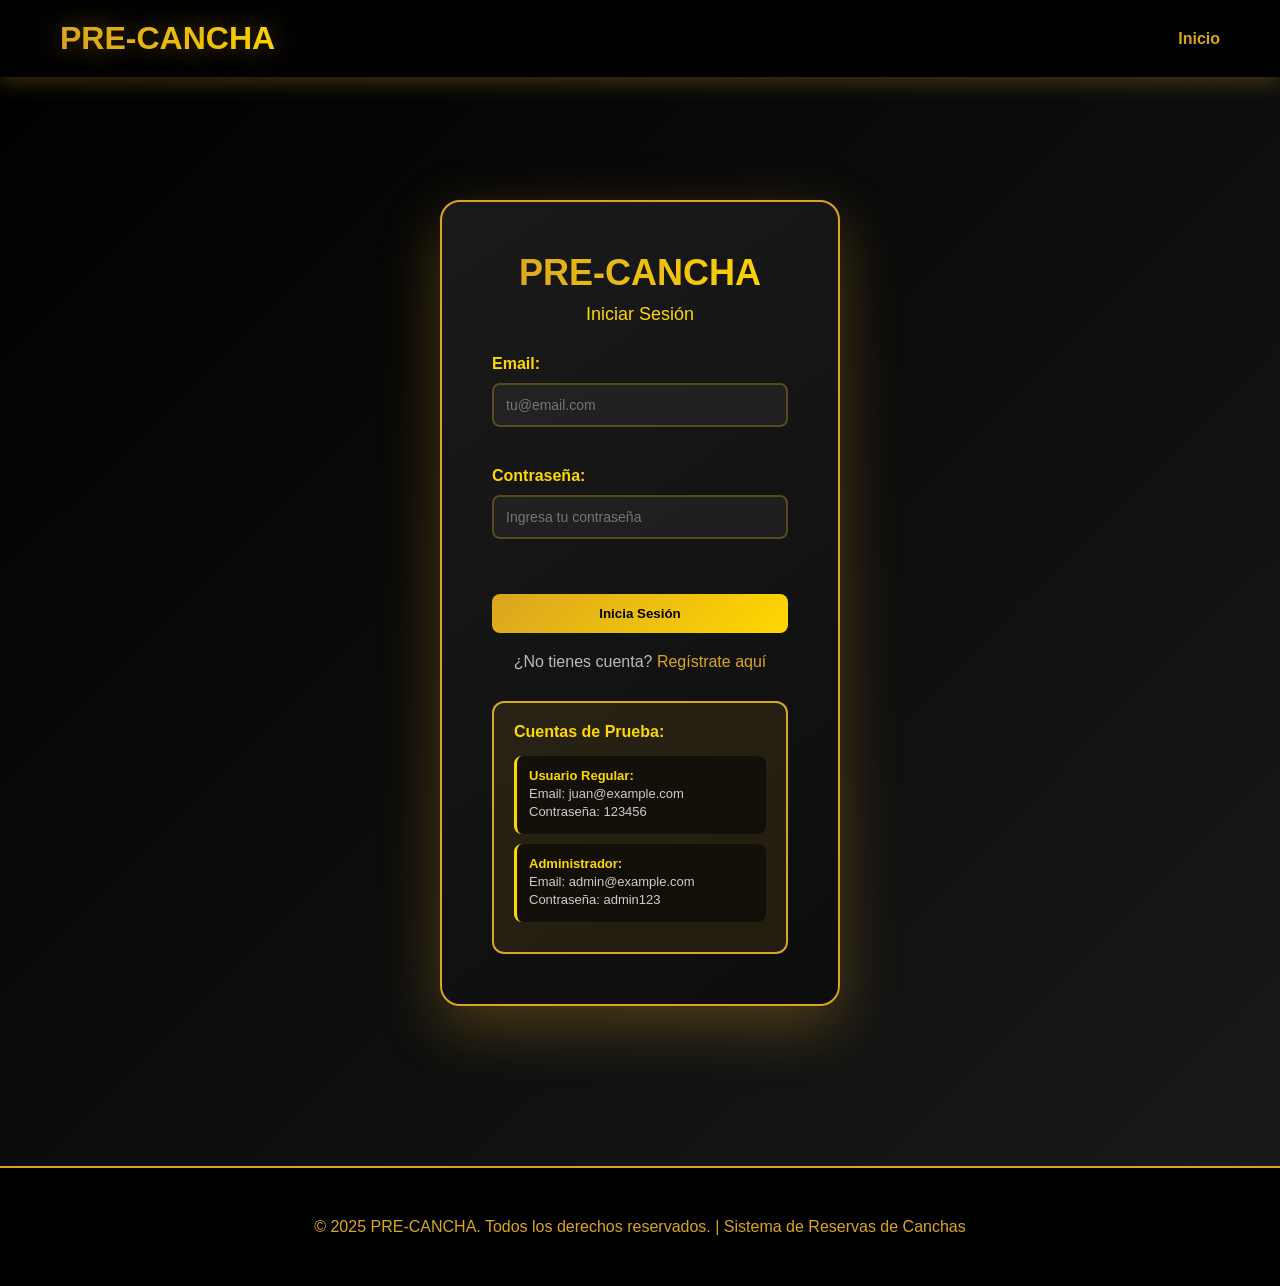
<file: Vista Previa/login.html>
<!DOCTYPE html>
<html lang="es">
<head>
    <meta charset="UTF-8">
    <meta name="viewport" content="width=device-width, initial-scale=1.0">
    <title>Iniciar Sesión - PRE-CANCHA</title>
    <link rel="stylesheet" href="estilos.css">
</head>
<body>
    <!-- Header y Navegación -->
    <header>
        <nav>
            <div class="logo">PRE-CANCHA</div>
            <ul>
                <li><a href="index.html">Inicio</a></li>
                <li id="adminLink" style="display: none;">
                    <a href="admin.html">Panel Admin</a>
                </li>
            </ul>
        </nav>
    </header>

    <!-- Main Content -->
    <main>
        <div class="container">
            <div class="login-container">
                <div class="login-box">
                    <h1>PRE-CANCHA</h1>
                    <p class="subtitulo">Iniciar Sesión</p>

                    <div id="mensajeError" class="alert alert-error" style="display: none;"></div>

                    <form id="loginForm" onsubmit="procesarLogin(event)">
                        <div class="form-group">
                            <label for="email">Email:</label>
                            <input type="email" id="email" required placeholder="tu@email.com">
                        </div>

                        <div class="form-group">
                            <label for="password">Contraseña:</label>
                            <input type="password" id="password" required placeholder="Ingresa tu contraseña">
                        </div>

                        <button type="submit" class="btn-primario" style="width: 100%; padding: 12px;">Inicia Sesión</button>
                    </form>

                    <div style="margin-top: 20px; text-align: center; color: #bbb;">
                        <p>¿No tienes cuenta? <a href="registro.html" style="color: #DAA520; text-decoration: none;">Regístrate aquí</a></p>
                    </div>

                    <!-- Usuarios de prueba -->
                    <div class="usuarios-prueba">
                        <h3>Cuentas de Prueba:</h3>
                        <div class="cuenta-prueba">
                            <strong>Usuario Regular:</strong>
                            <p>Email: juan@example.com</p>
                            <p>Contraseña: 123456</p>
                        </div>
                        <div class="cuenta-prueba">
                            <strong>Administrador:</strong>
                            <p>Email: admin@example.com</p>
                            <p>Contraseña: admin123</p>
                        </div>
                    </div>
                </div>
            </div>
        </div>
    </main>

    <footer>
        <p>&copy; 2025 PRE-CANCHA. Todos los derechos reservados. | Sistema de Reservas de Canchas</p>
    </footer>

    <script src="app.js"></script>
    <script>
        // Si ya está logueado, redirigir a inicio
        if (session.isLogged()) {
            window.location.href = 'index.html';
        }

        function procesarLogin(event) {
            event.preventDefault();

            const email = document.getElementById('email').value;
            const password = document.getElementById('password').value;
            const mensajeError = document.getElementById('mensajeError');

            // Intentar login
            if (session.login(email, password)) {
                mensajeError.style.display = 'none';
                // Redirigir a inicio
                window.location.href = 'index.html';
            } else {
                mensajeError.textContent = 'Email o contraseña incorrectos';
                mensajeError.style.display = 'block';
            }
        }
    </script>
</body>
</html>
</file>
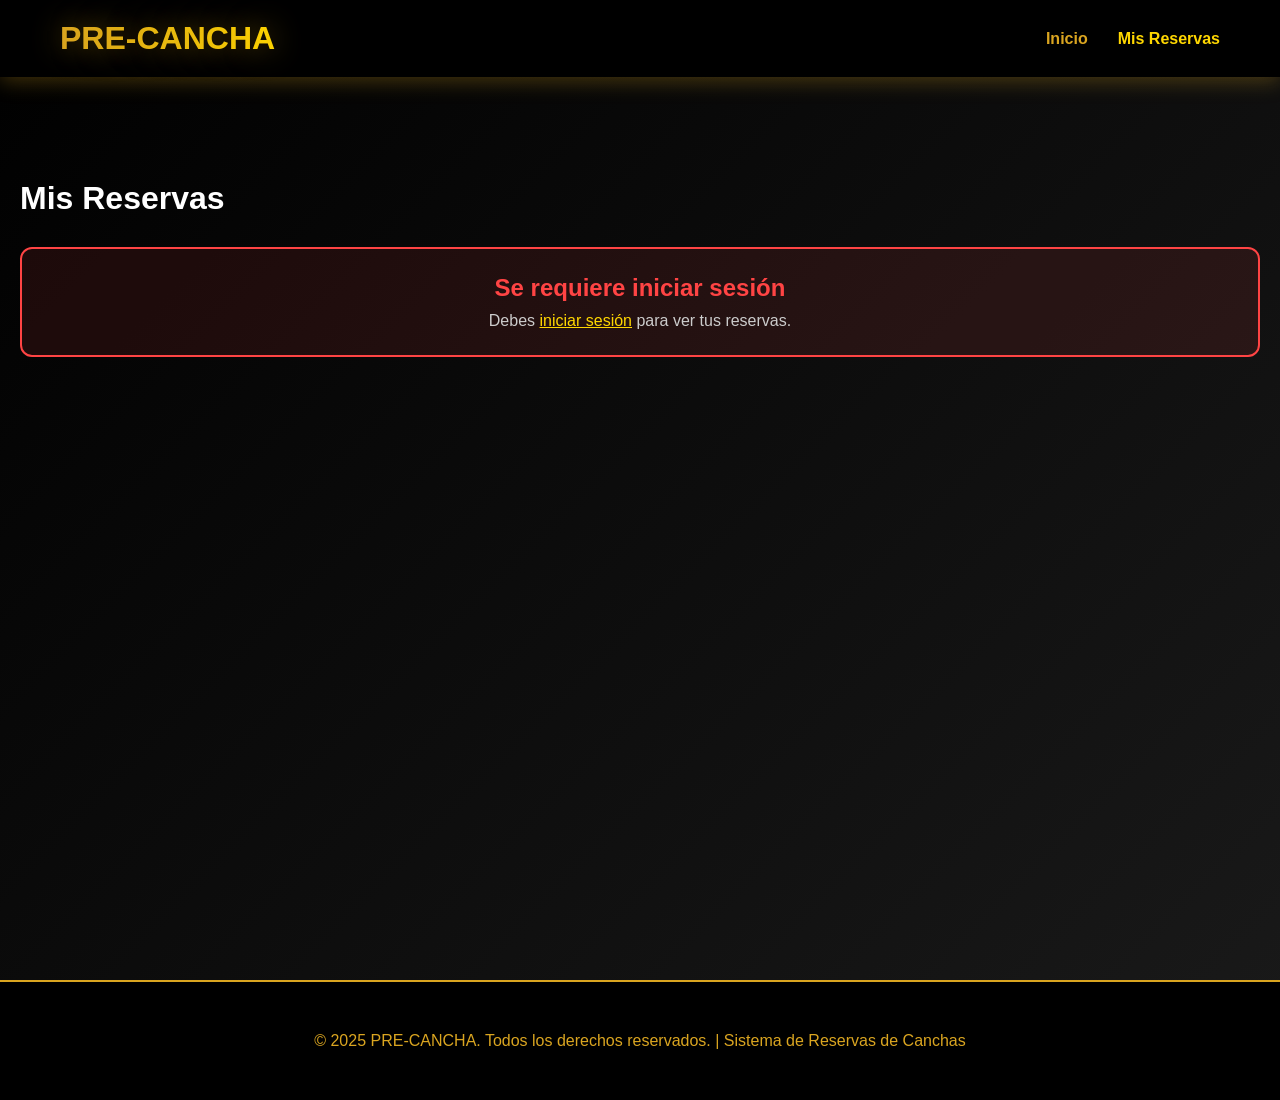
<file: Vista Previa/mis_reservas.html>
<!DOCTYPE html>
<html lang="es">
<head>
    <meta charset="UTF-8">
    <meta name="viewport" content="width=device-width, initial-scale=1.0">
    <title>Mis Reservas - PRE-CANCHA</title>
    <link rel="stylesheet" href="estilos.css">
</head>
<body>
    <!-- Header y Navegación -->
    <header>
        <nav>
            <div class="logo">PRE-CANCHA</div>
            <ul>
                <li><a href="index.html">Inicio</a></li>
                <li><a href="mis_reservas.html" style="color: #FFD700;">Mis Reservas</a></li>
                <li id="adminLink" style="display: none;">
                    <a href="admin.html">Panel Admin</a>
                </li>
                <li id="userInfo">
                    <span id="userName"></span>
                </li>
                <li id="logoutBtn">
                    <button onclick="doLogout()" style="background: #DAA520; color: #000; border: none; padding: 8px 16px; border-radius: 5px; cursor: pointer; font-weight: bold;">Cerrar Sesión</button>
                </li>
            </ul>
        </nav>
    </header>

    <!-- Main Content -->
    <main>
        <div class="container">
            <h1 style="margin-top: 80px; margin-bottom: 30px;">Mis Reservas</h1>

            <div id="loginRequerido" class="bienvenida" style="background: rgba(255, 68, 68, 0.1); border-color: #f44; display: none;">
                <h2 style="color: #f44;">Se requiere iniciar sesión</h2>
                <p>Debes <a href="login.html" style="color: #FFD700; text-decoration: underline;">iniciar sesión</a> para ver tus reservas.</p>
            </div>

            <!-- Tabs de filtros -->
            <div class="tabs-filtro" style="display: none;">
                <button class="tab-btn active" onclick="filtrarReservas('todas')">Todas</button>
                <button class="tab-btn" onclick="filtrarReservas('confirmada')">Confirmadas</button>
                <button class="tab-btn" onclick="filtrarReservas('pendiente')">Pendientes</button>
                <button class="tab-btn" onclick="filtrarReservas('cancelada')">Canceladas</button>
            </div>

            <!-- Tabla de Reservas -->
            <div id="tablaContainer" style="display: none;">
                <table class="tabla-reservas">
                    <thead>
                        <tr>
                            <th>Cancha</th>
                            <th>Fecha</th>
                            <th>Horario</th>
                            <th>Precio</th>
                            <th>Estado</th>
                            <th>Observaciones</th>
                            <th>Acciones</th>
                        </tr>
                    </thead>
                    <tbody id="bodyTabla">
                    </tbody>
                </table>
            </div>

            <!-- Mensaje sin reservas -->
            <div id="sinReservas" class="bienvenida" style="display: none; background: rgba(218, 165, 32, 0.15); border-color: #DAA520; text-align: center;">
                <h2>No tienes reservas</h2>
                <p><a href="index.html" style="color: #DAA520; text-decoration: underline;">Haz una reserva ahora</a></p>
            </div>
        </div>
    </main>

    <footer>
        <p>&copy; 2025 PRE-CANCHA. Todos los derechos reservados. | Sistema de Reservas de Canchas</p>
    </footer>

    <script src="app.js"></script>
    <script>
        let filtroActual = 'todas';

        function cargarReservas() {
            if (!session.isLogged()) {
                document.getElementById('loginRequerido').style.display = 'block';
                document.getElementById('tablaContainer').style.display = 'none';
                document.getElementById('sinReservas').style.display = 'none';
                return;
            }

            const sesion = session.getSession();
            document.getElementById('userName').textContent = sesion.nombre;

            if (sesion.rol === 'admin') {
                document.getElementById('adminLink').style.display = 'block';
            }

            const reservas = session.getReservasByUsuario(sesion.user_id);
            const canchas = session.getCanchas();

            if (reservas.length === 0) {
                document.getElementById('sinReservas').style.display = 'block';
                document.getElementById('tablaContainer').style.display = 'none';
                return;
            }

            document.getElementById('tablaContainer').style.display = 'block';
            document.querySelector('.tabs-filtro').style.display = 'flex';
            document.getElementById('sinReservas').style.display = 'none';

            mostrarReservas(reservas, canchas);
        }

        function mostrarReservas(reservas, canchas) {
            let reservasFiltradas = reservas;

            if (filtroActual !== 'todas') {
                reservasFiltradas = reservas.filter(r => r.estado === filtroActual);
            }

            const tbody = document.getElementById('bodyTabla');
            tbody.innerHTML = '';

            if (reservasFiltradas.length === 0) {
                tbody.innerHTML = `
                    <tr>
                        <td colspan="7" style="text-align: center; padding: 30px;">
                            No hay reservas en esta categoría
                        </td>
                    </tr>
                `;
                return;
            }

            reservasFiltradas.forEach(reserva => {
                const cancha = canchas.find(c => c.id === reserva.cancha_id);
                const estadoColor = {
                    'confirmada': '#0f0',
                    'pendiente': '#FFD700',
                    'cancelada': '#f44'
                };

                const tr = document.createElement('tr');
                tr.innerHTML = `
                    <td>Cancha ${cancha.numero} (${cancha.tipo})</td>
                    <td>${new Date(reserva.fecha).toLocaleDateString('es-ES')}</td>
                    <td>${reserva.hora_inicio} - ${reserva.hora_fin}</td>
                    <td>$${cancha.precio}</td>
                    <td style="color: ${estadoColor[reserva.estado]}; font-weight: bold;">${reserva.estado.toUpperCase()}</td>
                    <td>${reserva.observaciones || 'Sin observaciones'}</td>
                    <td>
                        ${reserva.estado === 'confirmada' || reserva.estado === 'pendiente' ? 
                            `<button onclick="cancelarReserva(${reserva.id})" class="btn-accion btn-cancelar">Cancelar</button>` 
                            : 'N/A'}
                    </td>
                `;
                tbody.appendChild(tr);
            });
        }

        function filtrarReservas(filtro) {
            filtroActual = filtro;

            // Actualizar botones activos
            document.querySelectorAll('.tab-btn').forEach(btn => btn.classList.remove('active'));
            event.target.classList.add('active');

            const sesion = session.getSession();
            const reservas = session.getReservasByUsuario(sesion.user_id);
            const canchas = session.getCanchas();

            mostrarReservas(reservas, canchas);
        }

        function cancelarReserva(reserva_id) {
            if (confirm('¿Estás seguro de que deseas cancelar esta reserva?')) {
                const resultado = session.cancelarReserva(reserva_id);
                if (resultado.success) {
                    alert('Reserva cancelada exitosamente');
                    cargarReservas();
                } else {
                    alert('Error: ' + resultado.message);
                }
            }
        }

        // Cargar contenido al iniciar
        cargarReservas();
    </script>
</body>
</html>
</file>
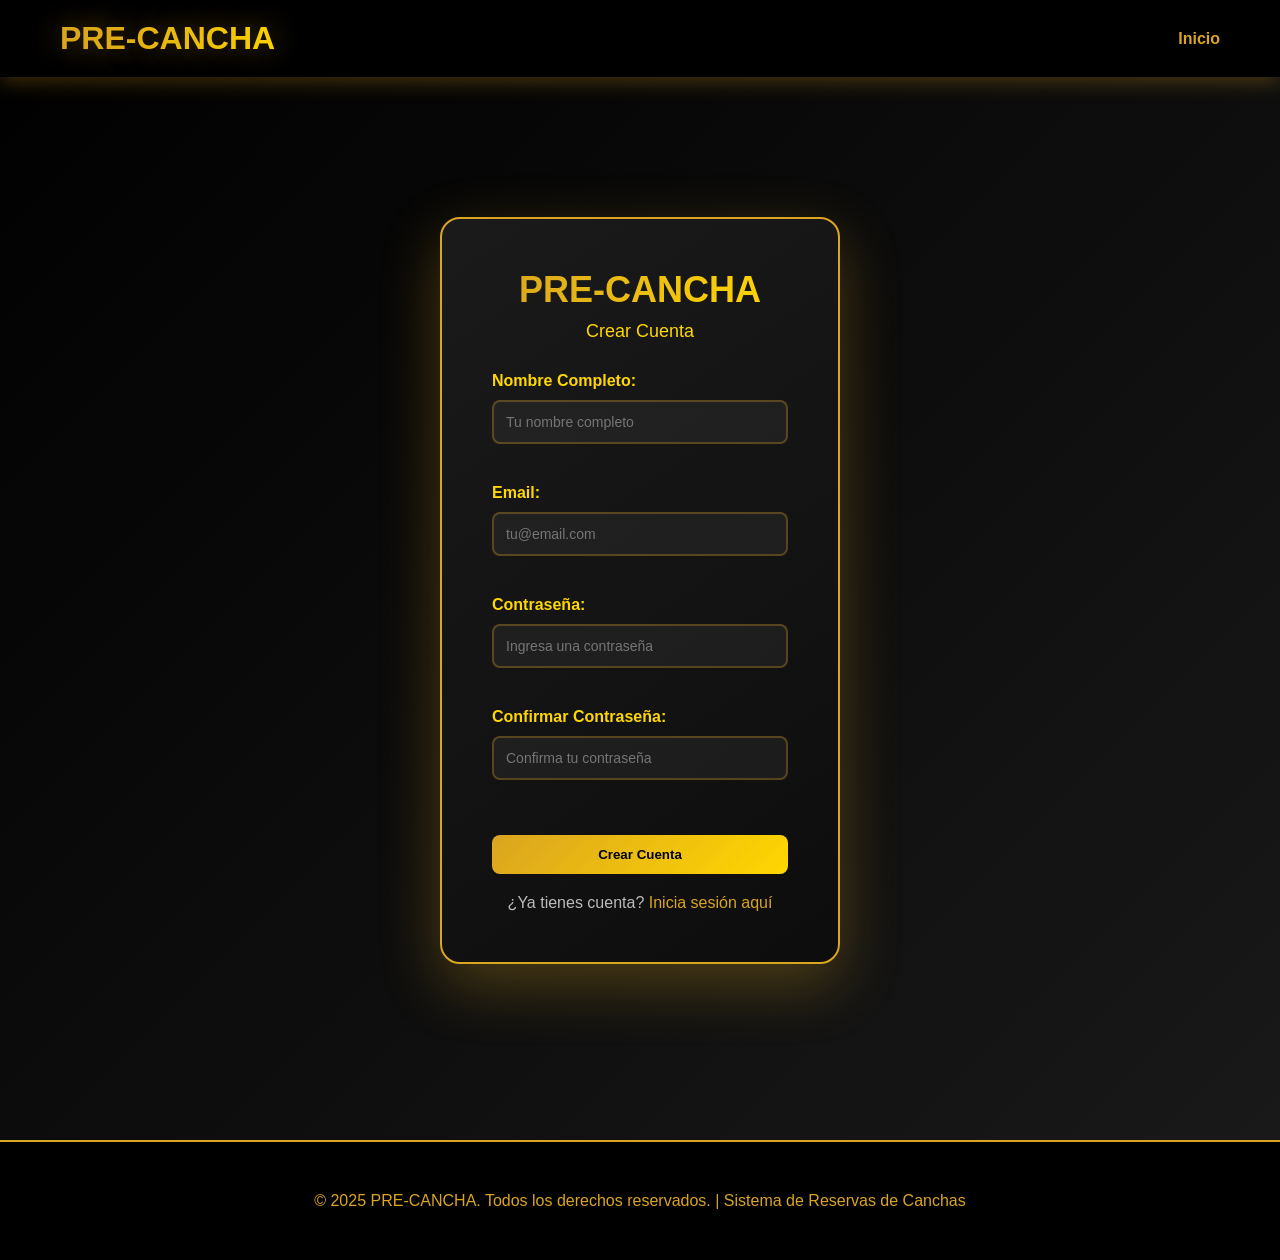
<file: Vista Previa/registro.html>
<!DOCTYPE html>
<html lang="es">
<head>
    <meta charset="UTF-8">
    <meta name="viewport" content="width=device-width, initial-scale=1.0">
    <title>Registro - PRE-CANCHA</title>
    <link rel="stylesheet" href="estilos.css">
</head>
<body>
    <!-- Header y Navegación -->
    <header>
        <nav>
            <div class="logo">PRE-CANCHA</div>
            <ul>
                <li><a href="index.html">Inicio</a></li>
            </ul>
        </nav>
    </header>

    <!-- Main Content -->
    <main>
        <div class="container">
            <div class="login-container">
                <div class="login-box">
                    <h1>PRE-CANCHA</h1>
                    <p class="subtitulo">Crear Cuenta</p>

                    <div id="mensajeError" class="alert alert-error" style="display: none;"></div>
                    <div id="mensajeExito" class="alert alert-success" style="display: none;"></div>

                    <form id="registroForm" onsubmit="procesarRegistro(event)">
                        <div class="form-group">
                            <label for="nombre">Nombre Completo:</label>
                            <input type="text" id="nombre" required placeholder="Tu nombre completo">
                        </div>

                        <div class="form-group">
                            <label for="email">Email:</label>
                            <input type="email" id="email" required placeholder="tu@email.com">
                        </div>

                        <div class="form-group">
                            <label for="password">Contraseña:</label>
                            <input type="password" id="password" required placeholder="Ingresa una contraseña" minlength="6">
                        </div>

                        <div class="form-group">
                            <label for="passwordConfirm">Confirmar Contraseña:</label>
                            <input type="password" id="passwordConfirm" required placeholder="Confirma tu contraseña" minlength="6">
                        </div>

                        <button type="submit" class="btn-primario" style="width: 100%; padding: 12px;">Crear Cuenta</button>
                    </form>

                    <div style="margin-top: 20px; text-align: center; color: #bbb;">
                        <p>¿Ya tienes cuenta? <a href="login.html" style="color: #DAA520; text-decoration: none;">Inicia sesión aquí</a></p>
                    </div>
                </div>
            </div>
        </div>
    </main>

    <footer>
        <p>&copy; 2025 PRE-CANCHA. Todos los derechos reservados. | Sistema de Reservas de Canchas</p>
    </footer>

    <script src="app.js"></script>
    <script>
        // Si ya está logueado, redirigir a inicio
        if (session.isLogged()) {
            window.location.href = 'index.html';
        }

        function procesarRegistro(event) {
            event.preventDefault();

            const nombre = document.getElementById('nombre').value;
            const email = document.getElementById('email').value;
            const password = document.getElementById('password').value;
            const passwordConfirm = document.getElementById('passwordConfirm').value;

            const mensajeError = document.getElementById('mensajeError');
            const mensajeExito = document.getElementById('mensajeExito');

            // Limpiar mensajes
            mensajeError.style.display = 'none';
            mensajeExito.style.display = 'none';

            // Validaciones
            if (nombre.length < 3) {
                mensajeError.textContent = 'El nombre debe tener al menos 3 caracteres';
                mensajeError.style.display = 'block';
                return;
            }

            if (password !== passwordConfirm) {
                mensajeError.textContent = 'Las contraseñas no coinciden';
                mensajeError.style.display = 'block';
                return;
            }

            // Verificar si el email ya existe
            const usuarios = JSON.parse(localStorage.getItem('usuarios')) || [];
            if (usuarios.find(u => u.email === email)) {
                mensajeError.textContent = 'Este email ya está registrado';
                mensajeError.style.display = 'block';
                return;
            }

            // Crear nuevo usuario
            const nuevoUsuario = {
                id: Math.max(...usuarios.map(u => u.id), 0) + 1,
                nombre: nombre,
                email: email,
                password: password, // En producción, esto debería estar encriptado
                rol: 'usuario'
            };

            usuarios.push(nuevoUsuario);
            localStorage.setItem('usuarios', JSON.stringify(usuarios));

            mensajeExito.textContent = '¡Cuenta creada exitosamente! Redirigiendo...';
            mensajeExito.style.display = 'block';

            setTimeout(() => {
                window.location.href = 'login.html';
            }, 2000);
        }
    </script>
</body>
</html>
</file>
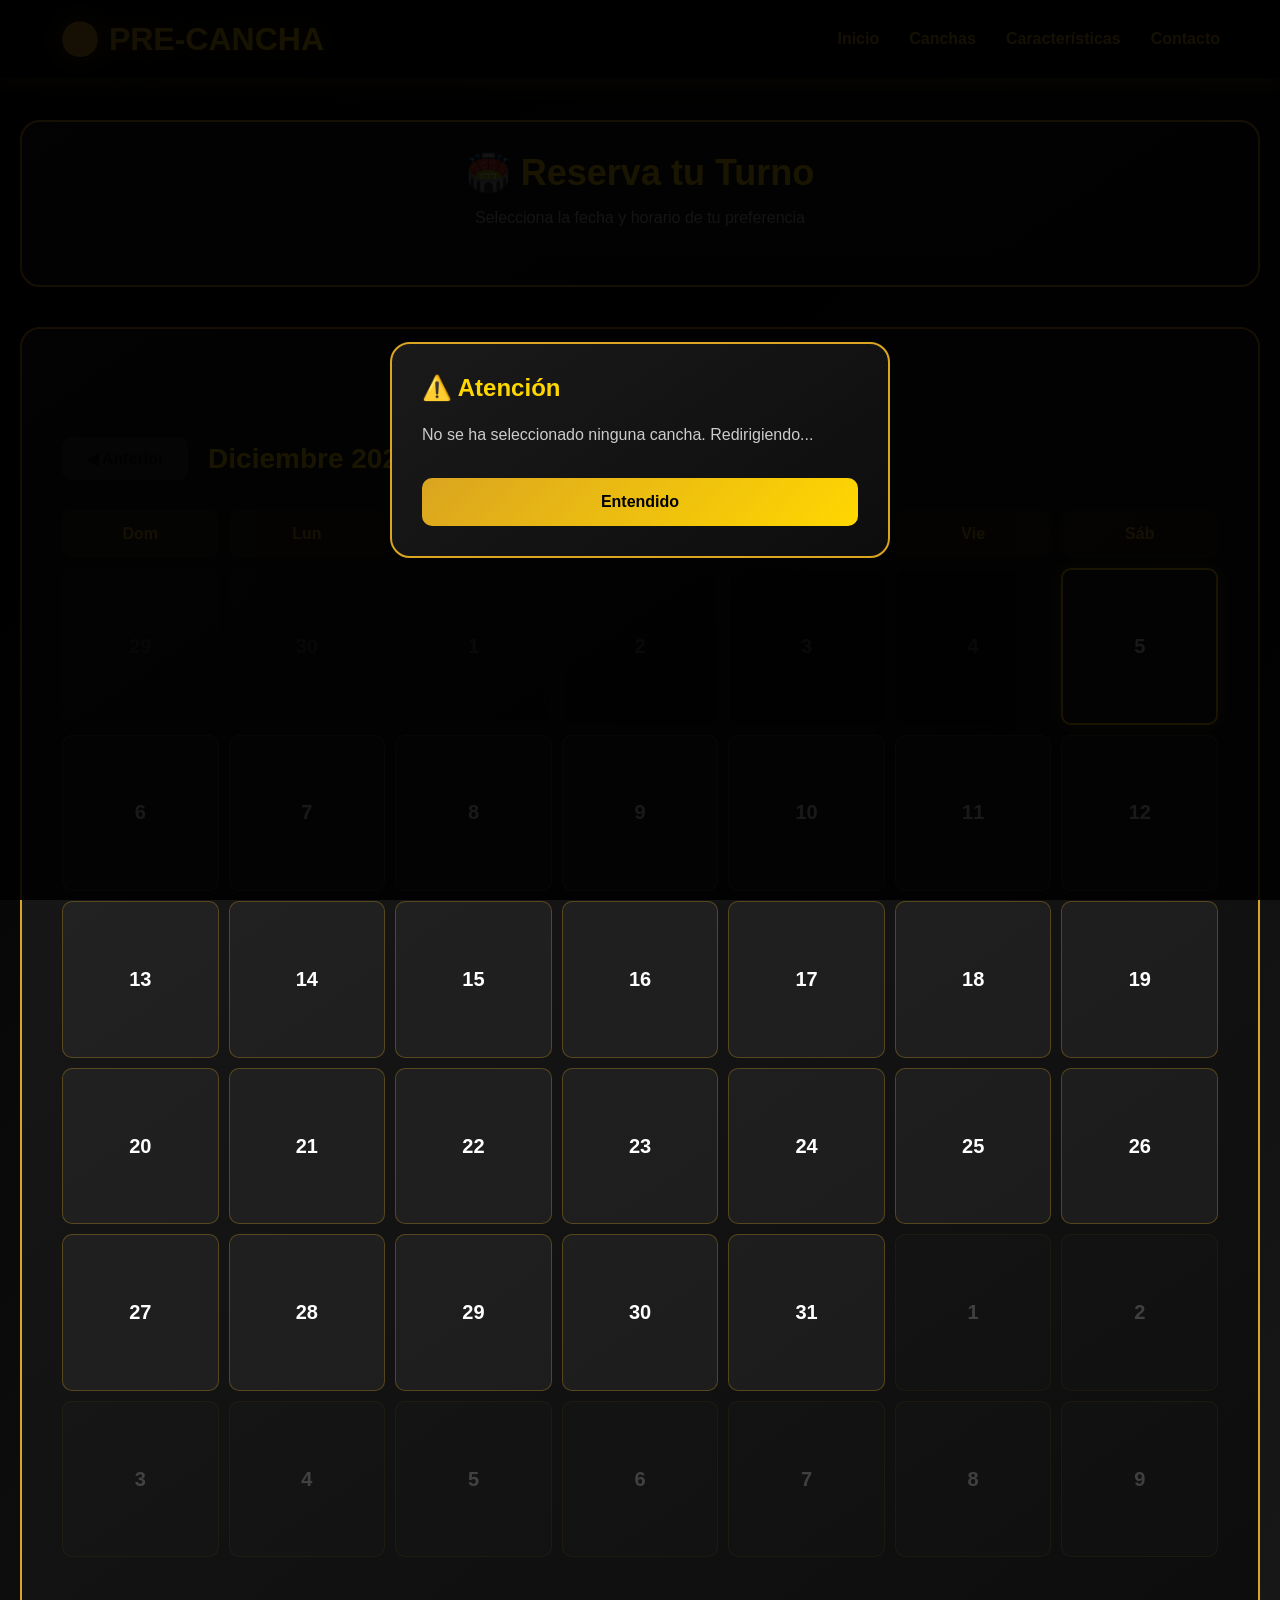
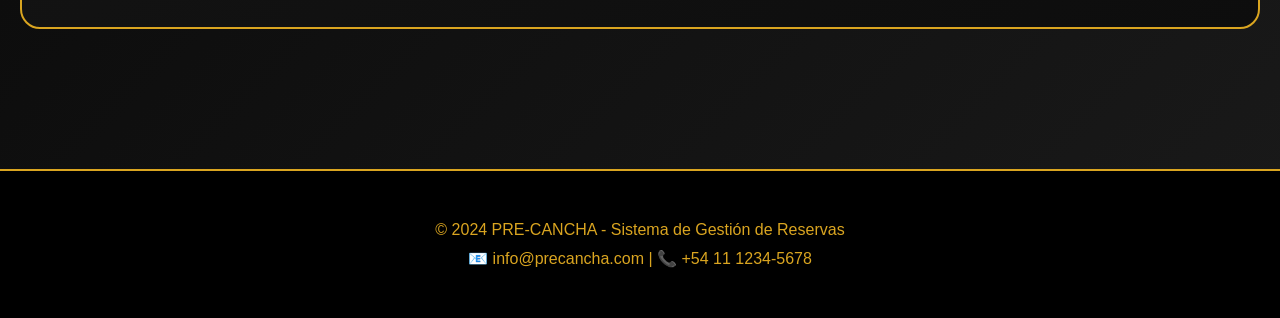
<file: Vista Previa/reservas.html>
<!DOCTYPE html>
<html lang="es">
<head>
    <meta charset="UTF-8">
    <meta name="viewport" content="width=device-width, initial-scale=1.0">
    <title>Reservar Turno - PRE-CANCHA</title>
    <meta name="description" content="Reserva tu turno en nuestra cancha de forma rápida y sencilla">
    <link rel="stylesheet" href="estilos.css">
</head>
<body>
    <!-- HEADER -->
    <header>
        <nav>
            <div class="logo" onclick="window.location.href='landing.html'">⚽ PRE-CANCHA</div>
            <ul>
                <li><a href="landing.html">Inicio</a></li>
                <li><a href="landing.html#canchas">Canchas</a></li>
                <li><a href="landing.html#features">Características</a></li>
                <li><a href="landing.html#contacto">Contacto</a></li>
            </ul>
        </nav>
    </header>

    <!-- CONTENEDOR PRINCIPAL -->
    <div class="reservas-container">
        <!-- INFORMACIÓN DE LA CANCHA SELECCIONADA -->
        <div class="cancha-seleccionada" id="canchaInfo">
            <h2>🏟️ Reserva tu Turno</h2>
            <p style="color: #cccccc; margin-bottom: 20px;">
                Selecciona la fecha y horario de tu preferencia
            </p>
            <div class="cancha-detalle" id="canchaDetalle">
                <!-- Se carga dinámicamente -->
            </div>
        </div>

        <!-- CALENDARIO -->
        <div class="calendario-section">
            <h3 class="section-title" style="font-size: 32px; margin-bottom: 30px;">
                📅 Selecciona una Fecha
            </h3>
            
            <div class="calendario-header">
                <div class="calendario-nav">
                    <button class="btn-nav" onclick="cambiarMes(-1)" id="btnMesAnterior">
                        ◀ Anterior
                    </button>
                    <div class="mes-actual" id="mesActual">
                        <!-- Se actualiza dinámicamente -->
                    </div>
                    <button class="btn-nav" onclick="cambiarMes(1)">
                        Siguiente ▶
                    </button>
                </div>
            </div>

            <div class="calendario-grid" id="calendarioGrid">
                <!-- Se genera dinámicamente -->
            </div>

            <!-- SECCIÓN DE HORARIOS -->
            <div class="horarios-section" id="horariosSection" style="display: none;">
                <h3 style="color: #FFD700; font-size: 24px; margin-bottom: 20px;">
                    ⏰ Horarios Disponibles
                </h3>
                <p style="color: #cccccc; margin-bottom: 20px;">
                    Selecciona el horario que prefieras para tu reserva
                </p>
                <div class="horarios-grid" id="horariosGrid">
                    <!-- Se genera dinámicamente -->
                </div>
            </div>
        </div>

        <!-- FORMULARIO DE RESERVA -->
        <div class="form-reserva" id="formReserva" style="display: none;">
            <h3 class="section-title" style="font-size: 32px; margin-bottom: 30px;">
                📝 Completa tu Reserva
            </h3>

            <!-- RESUMEN DE LA RESERVA -->
            <div class="resumen-reserva">
                <h3>📋 Resumen de tu Reserva</h3>
                <div class="resumen-item">
                    <span class="resumen-label">Cancha:</span>
                    <span class="resumen-value" id="resumenCancha">-</span>
                </div>
                <div class="resumen-item">
                    <span class="resumen-label">Fecha:</span>
                    <span class="resumen-value" id="resumenFecha">-</span>
                </div>
                <div class="resumen-item">
                    <span class="resumen-label">Horario:</span>
                    <span class="resumen-value" id="resumenHorario">-</span>
                </div>
                <div class="resumen-item">
                    <span class="resumen-label">Duración:</span>
                    <span class="resumen-value">1 hora</span>
                </div>
            </div>

            <!-- FORMULARIO -->
            <form id="formularioReserva" onsubmit="enviarReserva(event)">
                <div class="form-group">
                    <label for="nombre">👤 Nombre Completo *</label>
                    <input 
                        type="text" 
                        id="nombre" 
                        name="nombre" 
                        required 
                        placeholder="Ej: Juan Pérez"
                        minlength="3"
                    >
                </div>

                <div class="form-group">
                    <label for="telefono">📱 Teléfono de Contacto *</label>
                    <input 
                        type="tel" 
                        id="telefono" 
                        name="telefono" 
                        required 
                        placeholder="Ej: +54 11 1234-5678"
                        pattern="[0-9+\s-]+"
                    >
                </div>

                <div class="form-group">
                    <label for="email">📧 Email</label>
                    <input 
                        type="email" 
                        id="email" 
                        name="email" 
                        placeholder="tu@email.com"
                    >
                </div>

                <div class="form-group">
                    <label for="observaciones">💬 Observaciones (opcional)</label>
                    <textarea 
                        id="observaciones" 
                        name="observaciones" 
                        placeholder="Comentarios adicionales sobre tu reserva..."
                    ></textarea>
                </div>

                <div class="form-actions">
                    <button type="button" class="btn-cancel" onclick="cancelarReserva()">
                        ❌ Cancelar
                    </button>
                    <button type="submit" class="btn-submit" id="btnEnviar">
                        ✅ Confirmar Reserva
                    </button>
                </div>
            </form>
        </div>
    </div>

    <!-- MODAL DE CONFIRMACIÓN -->
    <div class="modal-overlay" id="modalConfirmacion">
        <div class="modal-content">
            <h2>🎉 ¡Reserva Confirmada!</h2>
            <p id="mensajeConfirmacion">
                Tu reserva ha sido registrada exitosamente. 
                Recibirás un mensaje de confirmación en breve.
            </p>
            <div class="modal-actions">
                <button class="btn-modal primary" onclick="cerrarModalYVolver()">
                    🏠 Volver al Inicio
                </button>
                <button class="btn-modal secondary" onclick="nuevaReserva()">
                    ➕ Nueva Reserva
                </button>
            </div>
        </div>
    </div>

    <!-- MODAL DE ERROR -->
    <div class="modal-overlay" id="modalError">
        <div class="modal-content">
            <h2>⚠️ Atención</h2>
            <p id="mensajeError"></p>
            <div class="modal-actions">
                <button class="btn-modal primary" onclick="cerrarModal('modalError')">
                    Entendido
                </button>
            </div>
        </div>
    </div>

    <!-- FOOTER -->
    <footer>
        <p>© 2024 PRE-CANCHA - Sistema de Gestión de Reservas</p>
        <p style="margin-top: 10px;">📧 info@precancha.com | 📞 +54 11 1234-5678</p>
    </footer>

    <!-- SCRIPTS -->
    <script>
        // ============================================
        // VARIABLES GLOBALES
        // ============================================
        let canchaSeleccionada = null;
        let mesActual = new Date().getMonth();
        let anioActual = new Date().getFullYear();
        let fechaSeleccionada = null;
        let horarioSeleccionado = null;
        
        const meses = [
            'Enero', 'Febrero', 'Marzo', 'Abril', 'Mayo', 'Junio',
            'Julio', 'Agosto', 'Septiembre', 'Octubre', 'Noviembre', 'Diciembre'
        ];
        
        const diasSemana = ['Dom', 'Lun', 'Mar', 'Mié', 'Jue', 'Vie', 'Sáb'];
        
        // Horarios disponibles (de 9:00 a 23:00)
        const horariosDisponibles = [
            '09:00', '10:00', '11:00', '12:00', '13:00', '14:00', '15:00',
            '16:00', '17:00', '18:00', '19:00', '20:00', '21:00', '22:00', '23:00'
        ];

        // ============================================
        // INICIALIZACIÓN
        // ============================================
        window.onload = function() {
            cargarCanchaSeleccionada();
            generarCalendario();
            verificarReservasExistentes();
        };

        // ============================================
        // CARGAR CANCHA DESDE SESSIONSTORAGE
        // ============================================
        function cargarCanchaSeleccionada() {
            const canchaGuardada = sessionStorage.getItem('canchaSeleccionada');
            
            if (!canchaGuardada) {
                mostrarError('No se ha seleccionado ninguna cancha. Redirigiendo...');
                setTimeout(() => {
                    window.location.href = 'landing.html';
                }, 2000);
                return;
            }
            
            canchaSeleccionada = JSON.parse(canchaGuardada);
            mostrarInfoCancha();
        }

        // ============================================
        // MOSTRAR INFORMACIÓN DE LA CANCHA
        // ============================================
        function mostrarInfoCancha() {
            const detalle = document.getElementById('canchaDetalle');
            detalle.innerHTML = `
                <div class="detalle-item">
                    <div style="font-size: 48px; margin-bottom: 10px;">${canchaSeleccionada.icon}</div>
                    <div style="font-size: 24px; font-weight: bold; color: #FFD700;">
                        Cancha ${canchaSeleccionada.numero}
                    </div>
                </div>
                <div class="detalle-item">
                    <div style="font-size: 18px; font-weight: bold; color: #FFD700;">
                        ${canchaSeleccionada.tipo}
                    </div>
                    <div style="font-size: 14px; color: #cccccc;">
                        ${canchaSeleccionada.jugadores} jugadores
                    </div>
                </div>
                <div class="detalle-item">
                    <div style="font-size: 18px; font-weight: bold; color: #FFD700;">
                        ${canchaSeleccionada.superficie}
                    </div>
                    <div style="font-size: 14px; color: #cccccc;">
                        ${canchaSeleccionada.descripcion}
                    </div>
                </div>
            `;
        }

        // ============================================
        // GENERAR CALENDARIO
        // ============================================
        function generarCalendario() {
            const grid = document.getElementById('calendarioGrid');
            const mesLabel = document.getElementById('mesActual');
            
            // Actualizar título del mes
            mesLabel.textContent = `${meses[mesActual]} ${anioActual}`;
            
            // Limpiar calendario
            grid.innerHTML = '';
            
            // Headers de días de la semana
            diasSemana.forEach(dia => {
                const header = document.createElement('div');
                header.className = 'dia-header';
                header.textContent = dia;
                grid.appendChild(header);
            });
            
            // Primer día del mes
            const primerDia = new Date(anioActual, mesActual, 1).getDay();
            const diasEnMes = new Date(anioActual, mesActual + 1, 0).getDate();
            const hoy = new Date();
            
            // Días del mes anterior (para completar la semana)
            const diasMesAnterior = new Date(anioActual, mesActual, 0).getDate();
            for (let i = primerDia - 1; i >= 0; i--) {
                const celda = crearCeldaDia(
                    diasMesAnterior - i,
                    true,
                    false,
                    null
                );
                celda.classList.add('otro-mes');
                grid.appendChild(celda);
            }
            
            // Días del mes actual
            for (let dia = 1; dia <= diasEnMes; dia++) {
                const fecha = new Date(anioActual, mesActual, dia);
                const esPasado = fecha < new Date(hoy.getFullYear(), hoy.getMonth(), hoy.getDate());
                const esHoy = fecha.toDateString() === hoy.toDateString();
                
                const celda = crearCeldaDia(dia, false, esPasado, fecha);
                
                if (esHoy) {
                    celda.classList.add('hoy');
                }
                
                if (fechaSeleccionada && 
                    fecha.toDateString() === fechaSeleccionada.toDateString()) {
                    celda.classList.add('selected');
                }
                
                grid.appendChild(celda);
            }
            
            // Completar con días del mes siguiente
            const celdasRestantes = 42 - grid.children.length + 7; // 42 celdas total (6 semanas)
            for (let dia = 1; dia <= celdasRestantes; dia++) {
                const celda = crearCeldaDia(dia, true, false, null);
                celda.classList.add('otro-mes');
                grid.appendChild(celda);
            }
            
            // Deshabilitar botón de mes anterior si es el mes actual
            const btnMesAnterior = document.getElementById('btnMesAnterior');
            const fechaActual = new Date();
            if (mesActual === fechaActual.getMonth() && anioActual === fechaActual.getFullYear()) {
                btnMesAnterior.disabled = true;
            } else {
                btnMesAnterior.disabled = false;
            }
        }

        // ============================================
        // CREAR CELDA DE DÍA
        // ============================================
        function crearCeldaDia(numero, otroMes, esPasado, fecha) {
            const celda = document.createElement('div');
            celda.className = 'dia-celda';
            
            if (esPasado && !otroMes) {
                celda.classList.add('disabled');
            }
            
            celda.innerHTML = `
                <div class="numero-dia">${numero}</div>
            `;
            
            if (!otroMes && !esPasado && fecha) {
                celda.onclick = () => seleccionarFecha(fecha, celda);
            }
            
            return celda;
        }

        // ============================================
        // SELECCIONAR FECHA
        // ============================================
        function seleccionarFecha(fecha, elemento) {
            fechaSeleccionada = fecha;
            horarioSeleccionado = null;
            
            // Remover selección anterior
            document.querySelectorAll('.dia-celda').forEach(el => {
                el.classList.remove('selected');
            });
            
            // Marcar nueva selección
            elemento.classList.add('selected');
            
            // Mostrar horarios disponibles
            mostrarHorarios();
            
            // Ocultar formulario
            document.getElementById('formReserva').style.display = 'none';
        }

        // ============================================
        // MOSTRAR HORARIOS DISPONIBLES
        // ============================================
        function mostrarHorarios() {
            const horariosSection = document.getElementById('horariosSection');
            const horariosGrid = document.getElementById('horariosGrid');
            
            horariosSection.style.display = 'block';
            horariosGrid.innerHTML = '';
            
            // Obtener reservas existentes para esta fecha
            const reservasExistentes = obtenerReservasPorFecha(fechaSeleccionada);
            
            horariosDisponibles.forEach(horario => {
                const slot = document.createElement('div');
                slot.className = 'horario-slot';
                
                // Verificar si el horario está ocupado
                const estaOcupado = reservasExistentes.includes(horario);
                
                if (estaOcupado) {
                    slot.classList.add('ocupado');
                }
                
                slot.innerHTML = `
                    <div class="horario-time">${horario}</div>
                    <div class="horario-estado">${estaOcupado ? '❌ Ocupado' : '✓ Disponible'}</div>
                `;
                
                if (!estaOcupado) {
                    slot.onclick = () => seleccionarHorario(horario, slot);
                }
                
                horariosGrid.appendChild(slot);
            });
            
            // Scroll suave a los horarios
            horariosSection.scrollIntoView({ behavior: 'smooth', block: 'nearest' });
        }

        // ============================================
        // SELECCIONAR HORARIO
        // ============================================
        function seleccionarHorario(horario, elemento) {
            horarioSeleccionado = horario;
            
            // Remover selección anterior
            document.querySelectorAll('.horario-slot').forEach(el => {
                el.classList.remove('selected');
            });
            
            // Marcar nueva selección
            elemento.classList.add('selected');
            
            // Mostrar formulario de reserva
            mostrarFormulario();
        }

        // ============================================
        // MOSTRAR FORMULARIO
        // ============================================
        function mostrarFormulario() {
            const formReserva = document.getElementById('formReserva');
            formReserva.style.display = 'block';
            
            // Actualizar resumen
            document.getElementById('resumenCancha').textContent = 
                `Cancha ${canchaSeleccionada.numero} - ${canchaSeleccionada.tipo}`;
            document.getElementById('resumenFecha').textContent = 
                formatearFecha(fechaSeleccionada);
            document.getElementById('resumenHorario').textContent = 
                `${horarioSeleccionado} - ${calcularHoraFin(horarioSeleccionado)}`;
            
            // Scroll suave al formulario
            formReserva.scrollIntoView({ behavior: 'smooth', block: 'start' });
        }

        // ============================================
        // ENVIAR RESERVA
        // ============================================
        function enviarReserva(event) {
            event.preventDefault();
            
            const btnEnviar = document.getElementById('btnEnviar');
            btnEnviar.disabled = true;
            btnEnviar.textContent = '⏳ Procesando...';
            
            // Obtener datos del formulario
            const nombre = document.getElementById('nombre').value;
            const telefono = document.getElementById('telefono').value;
            const email = document.getElementById('email').value;
            const observaciones = document.getElementById('observaciones').value;
            
            // Crear objeto de reserva
            const reserva = {
                id: Date.now(),
                cancha: canchaSeleccionada,
                fecha: fechaSeleccionada.toISOString(),
                horario: horarioSeleccionado,
                cliente: {
                    nombre: nombre,
                    telefono: telefono,
                    email: email,
                    observaciones: observaciones
                },
                fechaCreacion: new Date().toISOString(),
                estado: 'pendiente'
            };
            
            // Guardar reserva
            guardarReserva(reserva);
            
            // Simular procesamiento
            setTimeout(() => {
                btnEnviar.disabled = false;
                btnEnviar.textContent = '✅ Confirmar Reserva';
                mostrarConfirmacion(reserva);
            }, 1500);
        }

        // ============================================
        // GUARDAR RESERVA EN SESSIONSTORAGE
        // ============================================
        function guardarReserva(reserva) {
            let reservas = JSON.parse(sessionStorage.getItem('reservas') || '[]');
            reservas.push(reserva);
            sessionStorage.setItem('reservas', JSON.stringify(reservas));
        }

        // ============================================
        // OBTENER RESERVAS POR FECHA
        // ============================================
        function obtenerReservasPorFecha(fecha) {
            const reservas = JSON.parse(sessionStorage.getItem('reservas') || '[]');
            const fechaBuscar = fecha.toDateString();
            
            return reservas
                .filter(r => {
                    const fechaReserva = new Date(r.fecha);
                    return fechaReserva.toDateString() === fechaBuscar && 
                           r.cancha.numero === canchaSeleccionada.numero;
                })
                .map(r => r.horario);
        }

        // ============================================
        // VERIFICAR RESERVAS EXISTENTES
        // ============================================
        function verificarReservasExistentes() {
            const reservas = JSON.parse(sessionStorage.getItem('reservas') || '[]');
            console.log(`Total de reservas en el sistema: ${reservas.length}`);
        }

        // ============================================
        // MOSTRAR CONFIRMACIÓN
        // ============================================
        function mostrarConfirmacion(reserva) {
            const modal = document.getElementById('modalConfirmacion');
            const mensaje = document.getElementById('mensajeConfirmacion');
            
            mensaje.innerHTML = `
                <strong>¡Tu reserva ha sido confirmada exitosamente!</strong><br><br>
                📋 <strong>Detalles de tu reserva:</strong><br>
                🏟️ Cancha ${reserva.cancha.numero} - ${reserva.cancha.tipo}<br>
                📅 Fecha: ${formatearFecha(new Date(reserva.fecha))}<br>
                ⏰ Horario: ${reserva.horario} - ${calcularHoraFin(reserva.horario)}<br>
                👤 A nombre de: ${reserva.cliente.nombre}<br><br>
                Te enviaremos un mensaje de confirmación al ${reserva.cliente.telefono}
            `;
            
            modal.classList.add('active');
        }

        // ============================================
        // MOSTRAR ERROR
        // ============================================
        function mostrarError(mensaje) {
            const modal = document.getElementById('modalError');
            document.getElementById('mensajeError').textContent = mensaje;
            modal.classList.add('active');
        }

        // ============================================
        // CERRAR MODAL
        // ============================================
        function cerrarModal(idModal) {
            document.getElementById(idModal).classList.remove('active');
        }

        function cerrarModalYVolver() {
            cerrarModal('modalConfirmacion');
            window.location.href = 'landing.html';
        }

        function nuevaReserva() {
            cerrarModal('modalConfirmacion');
            location.reload();
        }

        // ============================================
        // CANCELAR RESERVA
        // ============================================
        function cancelarReserva() {
            if (confirm('¿Estás seguro de que deseas cancelar la reserva?')) {
                window.location.href = 'landing.html';
            }
        }

        // ============================================
        // CAMBIAR MES
        // ============================================
        function cambiarMes(direccion) {
            mesActual += direccion;
            
            if (mesActual > 11) {
                mesActual = 0;
                anioActual++;
            } else if (mesActual < 0) {
                mesActual = 11;
                anioActual--;
            }
            
            // Limpiar selecciones
            fechaSeleccionada = null;
            horarioSeleccionado = null;
            document.getElementById('horariosSection').style.display = 'none';
            document.getElementById('formReserva').style.display = 'none';
            
            generarCalendario();
        }

        // ============================================
        // FUNCIONES AUXILIARES
        // ============================================
        function formatearFecha(fecha) {
            const dias = ['Domingo', 'Lunes', 'Martes', 'Miércoles', 'Jueves', 'Viernes', 'Sábado'];
            const dia = fecha.getDate();
            const mes = meses[fecha.getMonth()];
            const anio = fecha.getFullYear();
            const diaSemana = dias[fecha.getDay()];
            
            return `${diaSemana}, ${dia} de ${mes} de ${anio}`;
        }

        function calcularHoraFin(horaInicio) {
            const [hora, minutos] = horaInicio.split(':');
            const horaFin = parseInt(hora) + 1;
            return `${horaFin.toString().padStart(2, '0')}:${minutos}`;
        }

        // ============================================
        // PREVENIR DOBLE SUBMIT
        // ============================================
        document.getElementById('formularioReserva').addEventListener('submit', function() {
            const btnEnviar = document.getElementById('btnEnviar');
            btnEnviar.disabled = true;
        });
    </script>
</body>
</html>
</file>
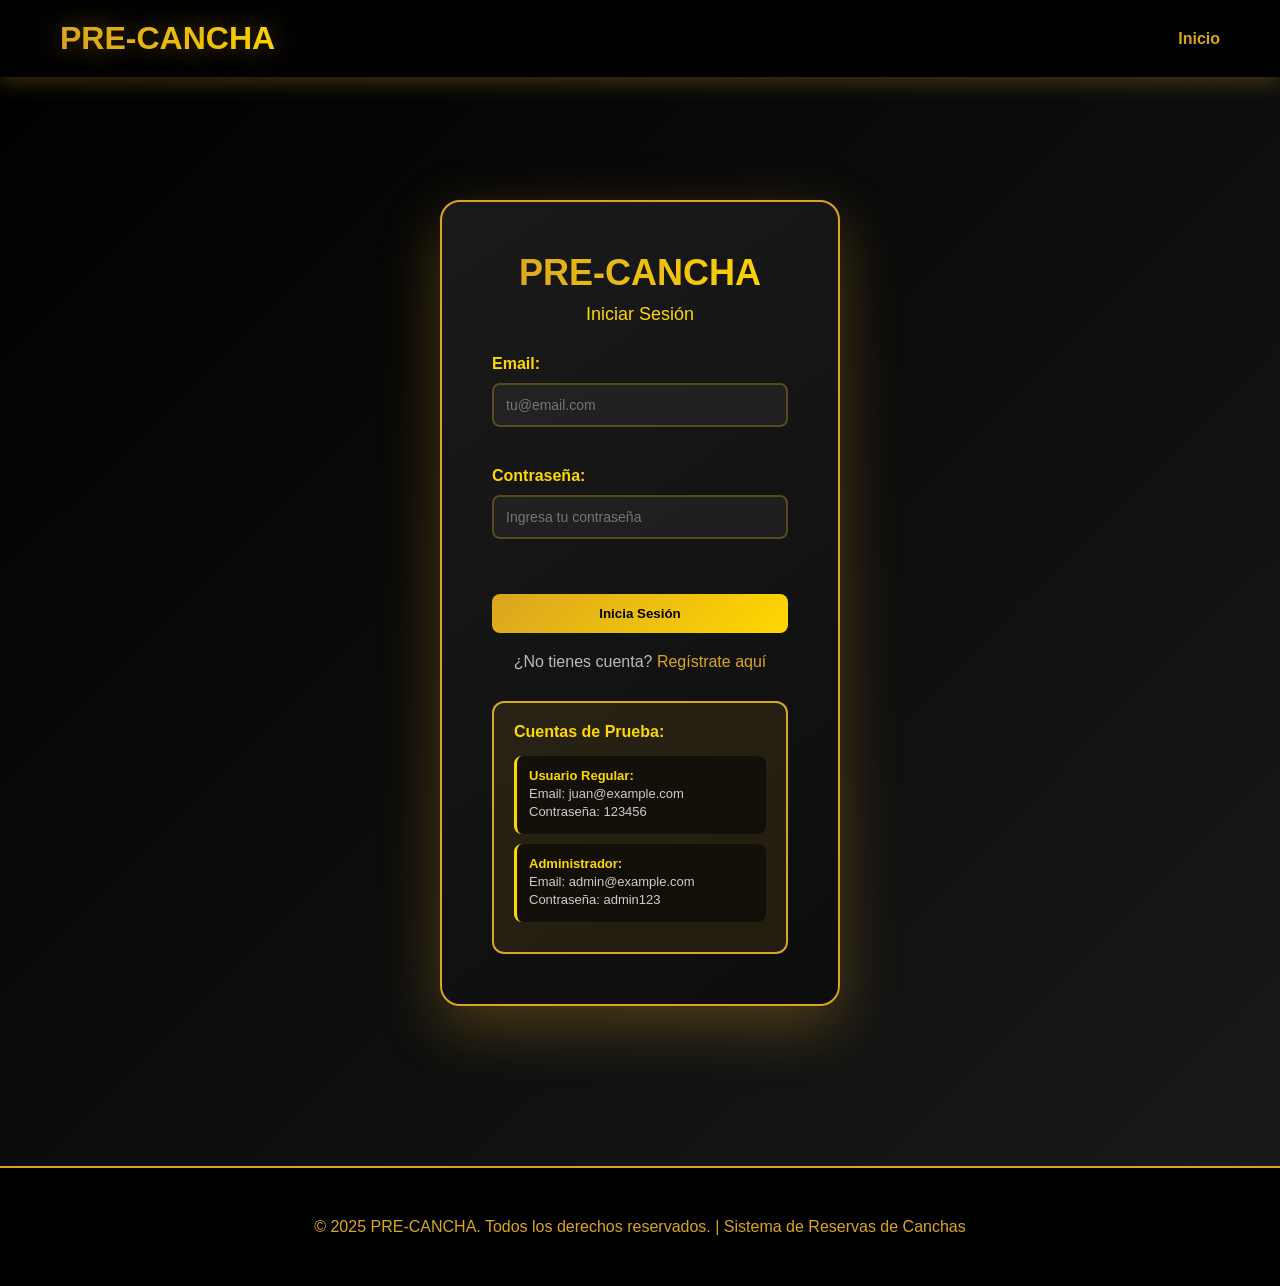
<file: Vista Previa/solicitudes.html>
<!DOCTYPE html>
<html lang="es">
<head>
    <meta charset="UTF-8">
    <meta name="viewport" content="width=device-width, initial-scale=1.0">
    <title>Solicitudes de Reservas - PRE-CANCHA</title>
    <link rel="stylesheet" href="estilos.css">
    <style>
        .solicitud-card {
            background: linear-gradient(145deg, var(--color-bg-light), #0d0d0d);
            border: 2px solid var(--color-primary);
            border-radius: 12px;
            padding: 20px;
            margin-bottom: 20px;
            transition: all 0.3s;
        }

        .solicitud-card:hover {
            box-shadow: 0 8px 25px rgba(218, 165, 32, 0.4);
            transform: translateY(-3px);
        }

        .solicitud-header {
            display: flex;
            justify-content: space-between;
            align-items: center;
            margin-bottom: 15px;
            flex-wrap: wrap;
            gap: 10px;
        }

        .solicitud-id {
            background: var(--color-primary);
            color: #000;
            padding: 5px 15px;
            border-radius: 20px;
            font-weight: bold;
            font-size: 14px;
        }

        .solicitud-estado {
            padding: 5px 15px;
            border-radius: 20px;
            font-weight: bold;
            font-size: 12px;
            background: rgba(255, 215, 0, 0.2);
            color: #FFD700;
            border: 1px solid #FFD700;
        }

        .solicitud-info {
            display: grid;
            grid-template-columns: repeat(auto-fit, minmax(200px, 1fr));
            gap: 15px;
            margin-bottom: 20px;
        }

        .info-item {
            background: rgba(218, 165, 32, 0.1);
            padding: 12px;
            border-radius: 8px;
            border-left: 3px solid var(--color-primary);
        }

        .info-label {
            color: var(--color-text-muted);
            font-size: 12px;
            text-transform: uppercase;
        }

        .info-value {
            color: var(--color-secondary);
            font-weight: bold;
            font-size: 16px;
            margin-top: 5px;
        }

        .solicitud-acciones {
            display: flex;
            gap: 10px;
            flex-wrap: wrap;
        }

        .btn-action {
            padding: 10px 20px;
            border: none;
            border-radius: 8px;
            font-weight: bold;
            cursor: pointer;
            transition: all 0.3s;
            font-size: 14px;
        }

        .btn-aprobar {
            background: rgba(0, 255, 0, 0.2);
            color: #0f0;
            border: 1px solid #0f0;
        }

        .btn-aprobar:hover {
            background: rgba(0, 255, 0, 0.3);
            transform: scale(1.05);
        }

        .btn-rechazar {
            background: rgba(255, 68, 68, 0.2);
            color: #f44;
            border: 1px solid #f44;
        }

        .btn-rechazar:hover {
            background: rgba(255, 68, 68, 0.3);
            transform: scale(1.05);
        }

        .sin-solicitudes {
            text-align: center;
            padding: 40px;
            color: var(--color-text-muted);
        }

        .filtro-solicitudes {
            display: flex;
            gap: 10px;
            margin-bottom: 30px;
            flex-wrap: wrap;
        }

        .stats-solicitudes {
            display: grid;
            grid-template-columns: repeat(auto-fit, minmax(200px, 1fr));
            gap: 15px;
            margin-bottom: 30px;
        }

        .stat-card {
            background: linear-gradient(145deg, var(--color-bg-light), #0d0d0d);
            border: 2px solid var(--color-primary);
            border-radius: 12px;
            padding: 20px;
            text-align: center;
        }

        .stat-numero {
            font-size: 32px;
            font-weight: bold;
            color: var(--color-secondary);
        }

        .stat-label {
            color: var(--color-text-muted);
            font-size: 14px;
            margin-top: 10px;
        }
    </style>
</head>
<body>
    <!-- Header y Navegación -->
    <header>
        <nav>
            <div class="logo">PRE-CANCHA</div>
            <ul>
                <li><a href="index.html">Inicio</a></li>
                <li id="misReservasLink" style="display: none;">
                    <a href="mis_reservas.html">Mis Reservas</a>
                </li>
                <li id="solicitudesLink" style="display: none;">
                    <a href="solicitudes.html" style="color: #FFD700;">Solicitudes</a>
                </li>
                <li id="adminLink" style="display: none;">
                    <a href="admin.html">Panel Admin</a>
                </li>
                <li id="loginLink"><a href="login.html">Iniciar Sesión</a></li>
                <li id="userInfo" style="display: none;">
                    <span id="userName"></span>
                </li>
                <li id="logoutBtn" style="display: none;">
                    <button onclick="doLogout()" style="background: #DAA520; color: #000; border: none; padding: 8px 16px; border-radius: 5px; cursor: pointer; font-weight: bold;">Cerrar Sesión</button>
                </li>
            </ul>
        </nav>
    </header>

    <!-- Main Content -->
    <main>
        <div class="container">
            <h1 style="margin-top: 80px; margin-bottom: 30px;">Solicitudes de Reservas</h1>

            <div id="accesoNegado" class="bienvenida" style="background: rgba(255, 68, 68, 0.1); border-color: #f44; display: none;">
                <h2 style="color: #f44;">Acceso Denegado</h2>
                <p>Solo los administradores pueden acceder a las solicitudes. <a href="index.html" style="color: #FFD700; text-decoration: underline;">Volver a inicio</a></p>
            </div>

            <div id="contenidoSolicitudes" style="display: none;">
                <!-- Estadísticas -->
                <div class="stats-solicitudes">
                    <div class="stat-card">
                        <div class="stat-numero" id="totalSolicitudes">0</div>
                        <div class="stat-label">Total de Solicitudes</div>
                    </div>
                    <div class="stat-card">
                        <div class="stat-numero" style="color: #FFD700;" id="solicitudesPendientes">0</div>
                        <div class="stat-label">Pendientes</div>
                    </div>
                    <div class="stat-card">
                        <div class="stat-numero" style="color: #0f0;" id="solicitudesAprobadas">0</div>
                        <div class="stat-label">Aprobadas</div>
                    </div>
                    <div class="stat-card">
                        <div class="stat-numero" style="color: #f44;" id="solicitudesRechazadas">0</div>
                        <div class="stat-label">Rechazadas</div>
                    </div>
                </div>

                <!-- Filtros -->
                <div class="filtro-solicitudes">
                    <button class="tab-btn active" onclick="filtrarSolicitudes('pendiente')">Pendientes</button>
                    <button class="tab-btn" onclick="filtrarSolicitudes('todas')">Todas</button>
                    <button class="tab-btn" onclick="filtrarSolicitudes('confirmada')">Aprobadas</button>
                    <button class="tab-btn" onclick="filtrarSolicitudes('rechazada')">Rechazadas</button>
                </div>

                <!-- Solicitudes -->
                <div id="listaSolicitudes">
                    <!-- Se llena con JavaScript -->
                </div>

                <div id="sinSolicitudes" class="sin-solicitudes" style="display: none;">
                    <h3>No hay solicitudes en esta categoría</h3>
                </div>
            </div>
        </div>
    </main>

    <footer>
        <p>&copy; 2025 PRE-CANCHA. Todos los derechos reservados. | Sistema de Reservas de Canchas</p>
    </footer>

    <script src="app.js"></script>
    <script>
        let filtroActual = 'pendiente';
        let todasLasReservas = [];

        function cargarPagina() {
            if (!session.isLogged()) {
                window.location.href = 'login.html';
                return;
            }

            const sesion = session.getSession();
            document.getElementById('userName').textContent = sesion.nombre;

            if (sesion.rol !== 'admin') {
                document.getElementById('accesoNegado').style.display = 'block';
                document.getElementById('contenidoSolicitudes').style.display = 'none';
                return;
            }

            document.getElementById('accesoNegado').style.display = 'none';
            document.getElementById('contenidoSolicitudes').style.display = 'block';
            document.getElementById('solicitudesLink').style.display = 'block';

            cargarEstadisticas();
            cargarSolicitudes();
        }

        function cargarEstadisticas() {
            const reservas = session.getReservas();
            todasLasReservas = reservas;

            const total = reservas.length;
            const pendientes = reservas.filter(r => r.estado === 'pendiente').length;
            const aprobadas = reservas.filter(r => r.estado === 'confirmada').length;
            const rechazadas = reservas.filter(r => r.estado === 'rechazada').length;

            document.getElementById('totalSolicitudes').textContent = total;
            document.getElementById('solicitudesPendientes').textContent = pendientes;
            document.getElementById('solicitudesAprobadas').textContent = aprobadas;
            document.getElementById('solicitudesRechazadas').textContent = rechazadas;
        }

        function cargarSolicitudes() {
            const usuarios = session.obtenerTodosLosUsuarios();
            const canchas = session.getCanchas();
            const listaSolicitudes = document.getElementById('listaSolicitudes');
            const sinSolicitudes = document.getElementById('sinSolicitudes');

            let solicitudes = todasLasReservas;

            if (filtroActual !== 'todas') {
                solicitudes = todasLasReservas.filter(r => r.estado === filtroActual);
            }

            if (solicitudes.length === 0) {
                listaSolicitudes.innerHTML = '';
                sinSolicitudes.style.display = 'block';
                return;
            }

            sinSolicitudes.style.display = 'none';
            listaSolicitudes.innerHTML = '';

            solicitudes.forEach(reserva => {
                const usuario = usuarios.find(u => u.id === reserva.usuario_id);
                const cancha = canchas.find(c => c.id === reserva.cancha_id);
                
                const card = document.createElement('div');
                card.className = 'solicitud-card';
                
                const estadoColor = {
                    'confirmada': '#0f0',
                    'pendiente': '#FFD700',
                    'rechazada': '#f44'
                };

                const botonesAccion = reserva.estado === 'pendiente' ? `
                    <button class="btn-action btn-aprobar" onclick="aprobarSolicitud(${reserva.id})">✓ Aprobar</button>
                    <button class="btn-action btn-rechazar" onclick="rechazarSolicitud(${reserva.id})">✗ Rechazar</button>
                ` : '';

                card.innerHTML = `
                    <div class="solicitud-header">
                        <div>
                            <span class="solicitud-id">ID: ${reserva.id}</span>
                        </div>
                        <span class="solicitud-estado" style="background: rgba(${
                            estadoColor[reserva.estado] === '#0f0' ? '0, 255, 0' :
                            estadoColor[reserva.estado] === '#FFD700' ? '255, 215, 0' :
                            '255, 68, 68'
                        }, 0.2); border-color: ${estadoColor[reserva.estado]}; color: ${estadoColor[reserva.estado]};">
                            ${reserva.estado.toUpperCase()}
                        </span>
                    </div>

                    <div class="solicitud-info">
                        <div class="info-item">
                            <div class="info-label">Usuario</div>
                            <div class="info-value">${usuario?.nombre || 'Desconocido'}</div>
                            <small style="color: #888;">${usuario?.email || 'N/A'}</small>
                        </div>

                        <div class="info-item">
                            <div class="info-label">Cancha</div>
                            <div class="info-value">Cancha ${cancha?.numero || 'N/A'}</div>
                            <small style="color: #888;">${cancha?.tipo || 'N/A'}</small>
                        </div>

                        <div class="info-item">
                            <div class="info-label">Fecha y Hora</div>
                            <div class="info-value">${new Date(reserva.fecha).toLocaleDateString('es-ES')}</div>
                            <small style="color: #888;">${reserva.hora_inicio} - ${reserva.hora_fin}</small>
                        </div>

                        <div class="info-item">
                            <div class="info-label">Monto</div>
                            <div class="info-value" style="color: #0f0;">$${cancha?.precio || 0}</div>
                            <small style="color: #888;">Por hora</small>
                        </div>
                    </div>

                    ${reserva.observaciones ? `
                        <div class="info-item">
                            <div class="info-label">Observaciones</div>
                            <div style="color: var(--color-text);">${reserva.observaciones}</div>
                        </div>
                    ` : ''}

                    <div class="solicitud-acciones">
                        ${botonesAccion}
                    </div>
                `;

                listaSolicitudes.appendChild(card);
            });
        }

        function filtrarSolicitudes(filtro) {
            filtroActual = filtro;

            // Actualizar botones activos
            document.querySelectorAll('.tab-btn').forEach(btn => btn.classList.remove('active'));
            event.target.classList.add('active');

            cargarSolicitudes();
        }

        function aprobarSolicitud(solicitud_id) {
            if (confirm('¿Estás seguro de que deseas aprobar esta solicitud?')) {
                const resultado = session.aprobarSolicitud(solicitud_id);
                if (resultado.success) {
                    alert('Solicitud aprobada exitosamente');
                    cargarEstadisticas();
                    cargarSolicitudes();
                } else {
                    alert('Error: ' + resultado.message);
                }
            }
        }

        function rechazarSolicitud(solicitud_id) {
            if (confirm('¿Estás seguro de que deseas rechazar esta solicitud?')) {
                const resultado = session.rechazarSolicitud(solicitud_id);
                if (resultado.success) {
                    alert('Solicitud rechazada');
                    cargarEstadisticas();
                    cargarSolicitudes();
                } else {
                    alert('Error: ' + resultado.message);
                }
            }
        }

        // Cargar contenido al iniciar
        cargarPagina();
    </script>
</body>
</html>
</file>
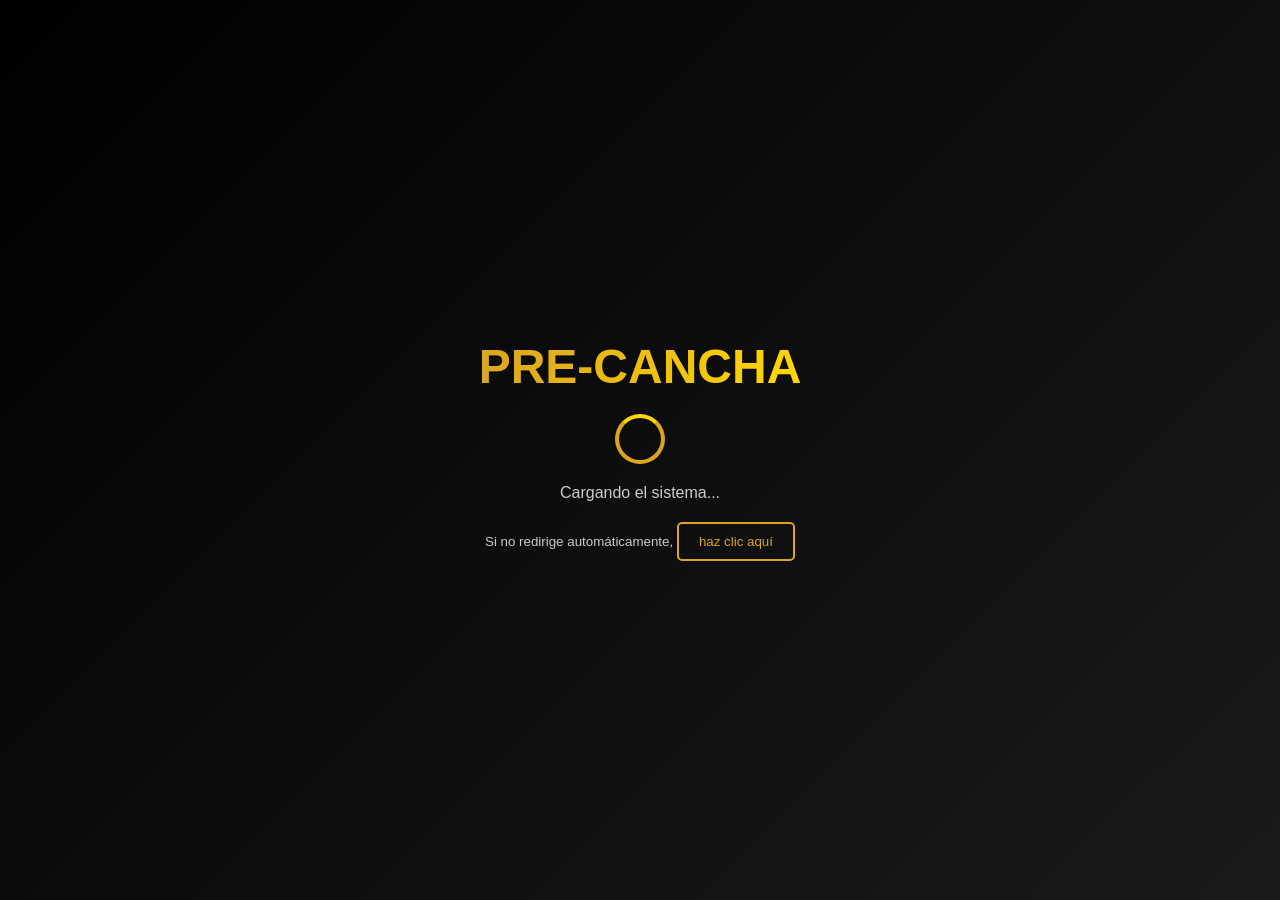
<file: Vista Previa/START.html>
<!DOCTYPE html>
<html lang="es">
<head>
    <meta charset="UTF-8">
    <meta http-equiv="refresh" content="2; url=INICIO.html">
    <title>PRE-CANCHA - Cargando...</title>
    <style>
        * { margin: 0; padding: 0; box-sizing: border-box; }
        body {
            font-family: 'Segoe UI', Tahoma, Geneva, Verdana, sans-serif;
            background: linear-gradient(135deg, #000, #1a1a1a);
            color: #fff;
            display: flex;
            align-items: center;
            justify-content: center;
            min-height: 100vh;
        }
        .container {
            text-align: center;
            padding: 20px;
        }
        h1 {
            font-size: 48px;
            background: linear-gradient(90deg, #DAA520, #FFD700);
            -webkit-background-clip: text;
            -webkit-text-fill-color: transparent;
            margin-bottom: 20px;
        }
        .spinner {
            width: 50px;
            height: 50px;
            border: 4px solid #DAA520;
            border-top-color: #FFD700;
            border-radius: 50%;
            animation: spin 1s linear infinite;
            margin: 20px auto;
        }
        @keyframes spin {
            to { transform: rotate(360deg); }
        }
        p {
            color: #ccc;
            font-size: 16px;
        }
        a {
            color: #DAA520;
            text-decoration: none;
            margin-top: 20px;
            display: inline-block;
            padding: 10px 20px;
            border: 2px solid #DAA520;
            border-radius: 5px;
            transition: 0.3s;
        }
        a:hover {
            background: #DAA520;
            color: #000;
        }
    </style>
</head>
<body>
    <div class="container">
        <h1>PRE-CANCHA</h1>
        <div class="spinner"></div>
        <p>Cargando el sistema...</p>
        <p><small>Si no redirige automáticamente, <a href="INICIO.html">haz clic aquí</a></small></p>
    </div>
</body>
</html>
</file>
<file: Vista Previa/estilos.css>
/* ============================================
   PRE-CANCHA - Sistema de Gestión de Reservas
   Estilos Globales
   ============================================ */

* {
    margin: 0;
    padding: 0;
    box-sizing: border-box;
}

:root {
    --color-primary: #DAA520;
    --color-secondary: #FFD700;
    --color-bg-dark: #000000;
    --color-bg-light: #1a1a1a;
    --color-text: #ffffff;
    --color-text-muted: #cccccc;
    --color-success: #00ff00;
    --color-danger: #ff4444;
    --color-warning: #ffaa00;
}

body {
    font-family: 'Segoe UI', Tahoma, Geneva, Verdana, sans-serif;
    background: linear-gradient(135deg, var(--color-bg-dark) 0%, var(--color-bg-light) 100%);
    color: var(--color-text);
    overflow-x: hidden;
    min-height: 100vh;
}

/* ============================================
   HEADER Y NAVEGACIÓN
   ============================================ */

header {
    background: rgba(0, 0, 0, 0.95);
    padding: 20px 0;
    position: fixed;
    width: 100%;
    top: 0;
    z-index: 1000;
    box-shadow: 0 4px 20px rgba(218, 165, 32, 0.3);
    backdrop-filter: blur(10px);
}

nav {
    max-width: 1200px;
    margin: 0 auto;
    display: flex;
    justify-content: space-between;
    align-items: center;
    padding: 0 20px;
}

.logo {
    font-size: 32px;
    font-weight: bold;
    background: linear-gradient(90deg, var(--color-primary), var(--color-secondary));
    -webkit-background-clip: text;
    -webkit-text-fill-color: transparent;
    text-shadow: 0 0 30px rgba(218, 165, 32, 0.5);
    cursor: pointer;
    transition: all 0.3s;
}

.logo:hover {
    transform: scale(1.05);
}

nav ul {
    display: flex;
    list-style: none;
    gap: 30px;
}

nav a {
    color: var(--color-primary);
    text-decoration: none;
    font-weight: 600;
    transition: all 0.3s;
    position: relative;
}

nav a:hover {
    color: var(--color-secondary);
    text-shadow: 0 0 10px rgba(255, 215, 0, 0.8);
}

nav a::after {
    content: '';
    position: absolute;
    bottom: -5px;
    left: 0;
    width: 0;
    height: 2px;
    background: var(--color-secondary);
    transition: width 0.3s;
}

nav a:hover::after {
    width: 100%;
}

/* ============================================
   HERO SECTION
   ============================================ */

.hero {
    margin-top: 80px;
    padding: 100px 20px;
    text-align: center;
    position: relative;
}

.hero h1 {
    font-size: 64px;
    margin-bottom: 20px;
    background: linear-gradient(90deg, var(--color-primary), var(--color-secondary), var(--color-primary));
    background-size: 200% auto;
    -webkit-background-clip: text;
    -webkit-text-fill-color: transparent;
    animation: shimmer 3s infinite;
}

@keyframes shimmer {
    0%, 100% { background-position: 0% 50%; }
    50% { background-position: 100% 50%; }
}

.hero p {
    font-size: 24px;
    color: var(--color-text-muted);
    margin-bottom: 40px;
    line-height: 1.6;
}

.cta-button {
    background: linear-gradient(135deg, var(--color-primary), var(--color-secondary));
    color: var(--color-bg-dark);
    padding: 18px 50px;
    border: none;
    border-radius: 50px;
    font-size: 18px;
    font-weight: bold;
    cursor: pointer;
    transition: all 0.3s;
    box-shadow: 0 10px 30px rgba(218, 165, 32, 0.4);
}

.cta-button:hover {
    transform: translateY(-5px);
    box-shadow: 0 15px 40px rgba(255, 215, 0, 0.6);
}

.cta-button:active {
    transform: translateY(-2px);
}

/* ============================================
   SECCIONES GENERALES
   ============================================ */

.section-title {
    text-align: center;
    font-size: 48px;
    margin-bottom: 60px;
    background: linear-gradient(90deg, var(--color-primary), var(--color-secondary));
    -webkit-background-clip: text;
    -webkit-text-fill-color: transparent;
}

.subtitle {
    text-align: center;
    font-size: 18px;
    color: var(--color-text-muted);
    margin-top: -40px;
    margin-bottom: 40px;
}

/* ============================================
   CANCHAS SECTION
   ============================================ */

.canchas-section {
    padding: 80px 20px;
    max-width: 1400px;
    margin: 0 auto;
}

.canchas-grid {
    display: grid;
    grid-template-columns: repeat(auto-fit, minmax(300px, 1fr));
    gap: 30px;
    padding: 20px;
}

.cancha-card {
    background: linear-gradient(145deg, var(--color-bg-light), #0d0d0d);
    border: 2px solid var(--color-primary);
    border-radius: 20px;
    padding: 30px;
    position: relative;
    overflow: hidden;
    transition: all 0.4s;
    cursor: pointer;
}

.cancha-card::before {
    content: '';
    position: absolute;
    top: -50%;
    left: -50%;
    width: 200%;
    height: 200%;
    background: radial-gradient(circle, rgba(218, 165, 32, 0.1) 0%, transparent 70%);
    transform: scale(0);
    transition: transform 0.6s;
}

.cancha-card:hover::before {
    transform: scale(1);
}

.cancha-card:hover {
    transform: translateY(-10px) scale(1.02);
    box-shadow: 0 20px 60px rgba(218, 165, 32, 0.5);
    border-color: var(--color-secondary);
}

.cancha-number {
    position: absolute;
    top: 20px;
    right: 20px;
    width: 60px;
    height: 60px;
    background: linear-gradient(135deg, var(--color-primary), var(--color-secondary));
    color: var(--color-bg-dark);
    border-radius: 50%;
    display: flex;
    align-items: center;
    justify-content: center;
    font-size: 28px;
    font-weight: bold;
    box-shadow: 0 5px 15px rgba(218, 165, 32, 0.4);
}

.cancha-type {
    font-size: 28px;
    font-weight: bold;
    color: var(--color-secondary);
    margin-bottom: 15px;
    margin-top: 10px;
}

.cancha-info {
    color: var(--color-text-muted);
    margin: 10px 0;
    font-size: 16px;
}

.cancha-icon {
    font-size: 80px;
    margin: 20px 0;
    display: block;
    text-align: center;
}

.estado {
    display: inline-block;
    padding: 8px 20px;
    border-radius: 20px;
    font-weight: bold;
    margin-top: 15px;
    font-size: 14px;
}

.disponible {
    background: rgba(0, 255, 0, 0.2);
    color: var(--color-success);
    border: 1px solid var(--color-success);
}

.ocupado {
    background: rgba(255, 68, 68, 0.2);
    color: var(--color-danger);
    border: 1px solid var(--color-danger);
}

/* ============================================
   FEATURES SECTION
   ============================================ */

.features {
    padding: 80px 20px;
    background: rgba(218, 165, 32, 0.05);
}

.features-grid {
    max-width: 1200px;
    margin: 0 auto;
    display: grid;
    grid-template-columns: repeat(auto-fit, minmax(250px, 1fr));
    gap: 40px;
    padding: 20px;
}

.feature-item {
    text-align: center;
    padding: 30px;
    background: rgba(0, 0, 0, 0.5);
    border-radius: 15px;
    border: 1px solid var(--color-primary);
    transition: all 0.3s;
}

.feature-item:hover {
    transform: translateY(-10px);
    box-shadow: 0 15px 40px rgba(218, 165, 32, 0.3);
}

.feature-icon {
    font-size: 60px;
    margin-bottom: 20px;
}

.feature-item h3 {
    color: var(--color-secondary);
    margin-bottom: 15px;
    font-size: 24px;
}

/* ============================================
   SISTEMA DE RESERVAS
   ============================================ */

.reservas-container {
    max-width: 1400px;
    margin: 100px auto 50px;
    padding: 20px;
}

.cancha-seleccionada {
    background: linear-gradient(145deg, var(--color-bg-light), #0d0d0d);
    border: 2px solid var(--color-primary);
    border-radius: 20px;
    padding: 30px;
    margin-bottom: 40px;
    text-align: center;
}

.cancha-seleccionada h2 {
    color: var(--color-secondary);
    font-size: 36px;
    margin-bottom: 15px;
}

.cancha-detalle {
    display: flex;
    justify-content: center;
    gap: 30px;
    flex-wrap: wrap;
    margin-top: 20px;
}

.detalle-item {
    background: rgba(218, 165, 32, 0.1);
    padding: 15px 25px;
    border-radius: 10px;
    border: 1px solid var(--color-primary);
}

.calendario-section {
    background: linear-gradient(145deg, var(--color-bg-light), #0d0d0d);
    border: 2px solid var(--color-primary);
    border-radius: 20px;
    padding: 40px;
    margin-bottom: 40px;
}

.calendario-header {
    display: flex;
    justify-content: space-between;
    align-items: center;
    margin-bottom: 30px;
    flex-wrap: wrap;
    gap: 20px;
}

.calendario-nav {
    display: flex;
    align-items: center;
    gap: 20px;
}

.btn-nav {
    background: var(--color-primary);
    color: var(--color-bg-dark);
    border: none;
    padding: 12px 24px;
    border-radius: 10px;
    font-size: 16px;
    font-weight: bold;
    cursor: pointer;
    transition: all 0.3s;
}

.btn-nav:hover {
    background: var(--color-secondary);
    transform: scale(1.05);
}

.btn-nav:disabled {
    background: #555;
    cursor: not-allowed;
    opacity: 0.5;
}

.mes-actual {
    font-size: 28px;
    color: var(--color-secondary);
    font-weight: bold;
    min-width: 200px;
    text-align: center;
}

.calendario-grid {
    display: grid;
    grid-template-columns: repeat(7, 1fr);
    gap: 10px;
    margin-bottom: 30px;
}

.dia-header {
    text-align: center;
    font-weight: bold;
    color: var(--color-primary);
    padding: 15px;
    background: rgba(218, 165, 32, 0.1);
    border-radius: 10px;
}

.dia-celda {
    aspect-ratio: 1;
    display: flex;
    flex-direction: column;
    justify-content: center;
    align-items: center;
    background: rgba(255, 255, 255, 0.05);
    border: 1px solid rgba(218, 165, 32, 0.3);
    border-radius: 10px;
    cursor: pointer;
    transition: all 0.3s;
    padding: 10px;
}

.dia-celda:hover:not(.disabled):not(.otro-mes) {
    background: rgba(218, 165, 32, 0.2);
    border-color: var(--color-secondary);
    transform: scale(1.05);
}

.dia-celda.disabled {
    opacity: 0.3;
    cursor: not-allowed;
    background: rgba(0, 0, 0, 0.3);
}

.dia-celda.otro-mes {
    opacity: 0.2;
}

.dia-celda.selected {
    background: linear-gradient(135deg, var(--color-primary), var(--color-secondary));
    color: var(--color-bg-dark);
    border-color: var(--color-secondary);
    font-weight: bold;
    transform: scale(1.1);
}

.dia-celda.hoy {
    border: 2px solid var(--color-secondary);
    box-shadow: 0 0 15px rgba(255, 215, 0, 0.3);
}

.numero-dia {
    font-size: 20px;
    font-weight: bold;
}

.dia-nombre {
    font-size: 10px;
    opacity: 0.7;
    margin-top: 2px;
}

.horarios-section {
    margin-top: 30px;
}

.horarios-grid {
    display: grid;
    grid-template-columns: repeat(auto-fill, minmax(150px, 1fr));
    gap: 15px;
    margin-top: 20px;
}

.horario-slot {
    background: rgba(255, 255, 255, 0.05);
    border: 2px solid var(--color-primary);
    border-radius: 15px;
    padding: 20px;
    text-align: center;
    cursor: pointer;
    transition: all 0.3s;
    position: relative;
}

.horario-slot:hover:not(.ocupado) {
    background: rgba(218, 165, 32, 0.2);
    border-color: var(--color-secondary);
    transform: translateY(-5px);
    box-shadow: 0 10px 20px rgba(218, 165, 32, 0.3);
}

.horario-slot.ocupado {
    background: rgba(255, 68, 68, 0.1);
    border-color: var(--color-danger);
    opacity: 0.5;
    cursor: not-allowed;
}

.horario-slot.selected {
    background: linear-gradient(135deg, var(--color-primary), var(--color-secondary));
    border-color: var(--color-secondary);
    color: var(--color-bg-dark);
    font-weight: bold;
    transform: scale(1.05);
}

.horario-time {
    font-size: 24px;
    font-weight: bold;
    margin-bottom: 5px;
}

.horario-estado {
    font-size: 12px;
    text-transform: uppercase;
}

/* ============================================
   FORMULARIO DE RESERVA
   ============================================ */

.form-reserva {
    background: linear-gradient(145deg, var(--color-bg-light), #0d0d0d);
    border: 2px solid var(--color-primary);
    border-radius: 20px;
    padding: 40px;
}

.form-group {
    margin-bottom: 25px;
}

.form-group label {
    display: block;
    color: var(--color-secondary);
    font-weight: bold;
    margin-bottom: 10px;
    font-size: 16px;
}

.form-group input,
.form-group textarea {
    width: 100%;
    padding: 15px;
    background: rgba(255, 255, 255, 0.05);
    border: 2px solid rgba(218, 165, 32, 0.3);
    border-radius: 10px;
    color: var(--color-text);
    font-size: 16px;
    transition: all 0.3s;
}

.form-group input:focus,
.form-group textarea:focus {
    outline: none;
    border-color: var(--color-secondary);
    background: rgba(218, 165, 32, 0.1);
}

.form-group textarea {
    resize: vertical;
    min-height: 100px;
}

.resumen-reserva {
    background: rgba(218, 165, 32, 0.1);
    border: 2px solid var(--color-primary);
    border-radius: 15px;
    padding: 25px;
    margin: 30px 0;
}

.resumen-reserva h3 {
    color: var(--color-secondary);
    margin-bottom: 20px;
    font-size: 24px;
}

.resumen-item {
    display: flex;
    justify-content: space-between;
    padding: 12px 0;
    border-bottom: 1px solid rgba(218, 165, 32, 0.2);
}

.resumen-item:last-child {
    border-bottom: none;
}

.resumen-label {
    color: var(--color-text-muted);
}

.resumen-value {
    color: var(--color-secondary);
    font-weight: bold;
}

.form-actions {
    display: flex;
    gap: 20px;
    margin-top: 30px;
}

.btn-submit,
.btn-cancel {
    flex: 1;
    padding: 18px;
    border: none;
    border-radius: 15px;
    font-size: 18px;
    font-weight: bold;
    cursor: pointer;
    transition: all 0.3s;
}

.btn-submit {
    background: linear-gradient(135deg, var(--color-primary), var(--color-secondary));
    color: var(--color-bg-dark);
}

.btn-submit:hover:not(:disabled) {
    transform: translateY(-3px);
    box-shadow: 0 10px 30px rgba(218, 165, 32, 0.5);
}

.btn-submit:disabled {
    opacity: 0.5;
    cursor: not-allowed;
}

.btn-cancel {
    background: rgba(255, 255, 255, 0.1);
    color: var(--color-text);
    border: 2px solid rgba(218, 165, 32, 0.3);
}

.btn-cancel:hover {
    background: rgba(255, 68, 68, 0.2);
    border-color: var(--color-danger);
}

/* ============================================
   MODAL / ALERTAS
   ============================================ */

.modal-overlay {
    display: none;
    position: fixed;
    top: 0;
    left: 0;
    right: 0;
    bottom: 0;
    background: rgba(0, 0, 0, 0.9);
    z-index: 2000;
    animation: fadeIn 0.3s;
}

.modal-overlay.active {
    display: flex;
    justify-content: center;
    align-items: center;
}

.modal-content {
    background: linear-gradient(145deg, var(--color-bg-light), #0d0d0d);
    border: 2px solid var(--color-primary);
    border-radius: 20px;
    padding: 40px;
    max-width: 500px;
    width: 90%;
    animation: slideUp 0.3s;
}

.modal-content h2 {
    color: var(--color-secondary);
    margin-bottom: 20px;
    font-size: 28px;
}

.modal-content p {
    color: var(--color-text-muted);
    line-height: 1.6;
    margin-bottom: 30px;
}

.modal-actions {
    display: flex;
    gap: 15px;
}

.btn-modal {
    flex: 1;
    padding: 15px;
    border: none;
    border-radius: 10px;
    font-size: 16px;
    font-weight: bold;
    cursor: pointer;
    transition: all 0.3s;
}

.btn-modal.primary {
    background: linear-gradient(135deg, var(--color-primary), var(--color-secondary));
    color: var(--color-bg-dark);
}

.btn-modal.secondary {
    background: rgba(255, 255, 255, 0.1);
    color: var(--color-text);
    border: 2px solid rgba(218, 165, 32, 0.3);
}

/* ============================================
   FOOTER
   ============================================ */

footer {
    background: var(--color-bg-dark);
    padding: 40px 20px;
    text-align: center;
    border-top: 2px solid var(--color-primary);
    margin-top: 80px;
}

footer p {
    color: var(--color-primary);
    font-size: 16px;
    margin: 10px 0;
}

/* ============================================
   ANIMACIONES
   ============================================ */

@keyframes fadeIn {
    from { opacity: 0; }
    to { opacity: 1; }
}

@keyframes slideUp {
    from {
        opacity: 0;
        transform: translateY(30px);
    }
    to {
        opacity: 1;
        transform: translateY(0);
    }
}

@keyframes fadeInUp {
    from {
        opacity: 0;
        transform: translateY(30px);
    }
    to {
        opacity: 1;
        transform: translateY(0);
    }
}

.cancha-card {
    animation: fadeInUp 0.6s ease-out;
}

.cancha-card:nth-child(1) { animation-delay: 0.1s; }
.cancha-card:nth-child(2) { animation-delay: 0.2s; }
.cancha-card:nth-child(3) { animation-delay: 0.3s; }
.cancha-card:nth-child(4) { animation-delay: 0.4s; }
.cancha-card:nth-child(5) { animation-delay: 0.5s; }

/* ============================================
   RESPONSIVE DESIGN
   ============================================ */

@media (max-width: 768px) {
    .hero h1 {
        font-size: 40px;
    }

    .hero p {
        font-size: 18px;
    }

    nav ul {
        flex-direction: column;
        gap: 15px;
        text-align: center;
    }

    .logo {
        font-size: 24px;
    }

    .canchas-grid {
        grid-template-columns: 1fr;
    }

    .calendario-grid {
        gap: 5px;
    }

    .dia-celda {
        padding: 5px;
    }

    .numero-dia {
        font-size: 16px;
    }

    .dia-nombre {
        font-size: 8px;
    }

    .horarios-grid {
        grid-template-columns: repeat(auto-fill, minmax(120px, 1fr));
    }

    .form-actions {
        flex-direction: column;
    }

    .mes-actual {
        font-size: 20px;
        min-width: auto;
    }

    .section-title {
        font-size: 32px;
    }

    .calendario-header {
        flex-direction: column;
    }

    .cancha-detalle {
        flex-direction: column;
        gap: 15px;
    }
}

@media (max-width: 480px) {
    .calendario-section,
    .form-reserva,
    .cancha-seleccionada {
        padding: 20px;
    }

    .horario-time {
        font-size: 18px;
    }

    .modal-content {
        padding: 25px;
    }
}

/* ============================================
   UTILIDADES
   ============================================ */

.text-center {
    text-align: center;
}

.mt-20 {
    margin-top: 20px;
}

.mb-20 {
    margin-bottom: 20px;
}

.hidden {
    display: none !important;
}

.loading {
    text-align: center;
    padding: 40px;
    color: var(--color-text-muted);
    font-size: 18px;
}

.error-message {
    background: rgba(255, 68, 68, 0.2);
    border: 2px solid var(--color-danger);
    border-radius: 15px;
    padding: 20px;
    margin: 20px 0;
    color: var(--color-danger);
    text-align: center;
}

.success-message {
    background: rgba(0, 255, 0, 0.2);
    border: 2px solid var(--color-success);
    border-radius: 15px;
    padding: 20px;
    margin: 20px 0;
    color: var(--color-success);
    text-align: center;
}

/* ============================================
   LOGIN Y REGISTRO
   ============================================ */

.login-container {
    display: flex;
    justify-content: center;
    align-items: center;
    min-height: calc(100vh - 80px);
    padding: 20px;
    margin-top: 80px;
}

.login-box {
    background: linear-gradient(145deg, var(--color-bg-light), #0d0d0d);
    border: 2px solid var(--color-primary);
    border-radius: 20px;
    padding: 50px;
    width: 100%;
    max-width: 400px;
    box-shadow: 0 20px 60px rgba(218, 165, 32, 0.3);
}

.login-box h1 {
    font-size: 36px;
    background: linear-gradient(90deg, var(--color-primary), var(--color-secondary));
    -webkit-background-clip: text;
    -webkit-text-fill-color: transparent;
    margin-bottom: 10px;
    text-align: center;
}

.subtitulo {
    text-align: center;
    color: var(--color-secondary);
    font-size: 18px;
    margin-bottom: 30px;
}

.login-box .form-group input {
    width: 100%;
    padding: 12px;
    background: rgba(255, 255, 255, 0.05);
    border: 2px solid rgba(218, 165, 32, 0.3);
    border-radius: 8px;
    color: var(--color-text);
    font-size: 14px;
    margin-bottom: 15px;
    transition: all 0.3s;
}

.login-box .form-group input:focus {
    outline: none;
    border-color: var(--color-secondary);
    background: rgba(218, 165, 32, 0.1);
}

.usuarios-prueba {
    background: rgba(218, 165, 32, 0.1);
    border: 2px solid var(--color-primary);
    border-radius: 12px;
    padding: 20px;
    margin-top: 30px;
}

.usuarios-prueba h3 {
    color: var(--color-secondary);
    margin-bottom: 15px;
    font-size: 16px;
}

.cuenta-prueba {
    background: rgba(0, 0, 0, 0.5);
    padding: 12px;
    margin-bottom: 10px;
    border-radius: 8px;
    border-left: 3px solid var(--color-secondary);
    font-size: 13px;
}

.cuenta-prueba p {
    margin: 3px 0;
    color: var(--color-text-muted);
}

.cuenta-prueba strong {
    color: var(--color-secondary);
}

/* ============================================
   ALERTAS
   ============================================ */

.alert {
    padding: 15px 20px;
    border-radius: 10px;
    margin-bottom: 20px;
    border-left: 4px solid transparent;
}

.alert-error {
    background: rgba(255, 68, 68, 0.2);
    border-left-color: var(--color-danger);
    color: var(--color-danger);
}

.alert-success {
    background: rgba(0, 255, 0, 0.2);
    border-left-color: var(--color-success);
    color: var(--color-success);
}

/* ============================================
   BIENVENIDA Y GRID DE CANCHAS
   ============================================ */

.container {
    max-width: 1400px;
    margin: 0 auto;
    padding: 20px;
}

main {
    margin-top: 80px;
    min-height: calc(100vh - 80px);
    padding-bottom: 40px;
}

.bienvenida {
    background: rgba(218, 165, 32, 0.15);
    border: 2px solid #DAA520;
    border-radius: 12px;
    padding: 25px;
    margin-bottom: 30px;
    text-align: center;
}

.bienvenida h2 {
    color: #DAA520;
    margin-bottom: 10px;
    font-size: 24px;
}

.bienvenida p {
    font-size: 16px;
    color: var(--color-text-muted);
}

.usuario-info {
    color: #FFD700;
    font-weight: bold;
}

.grid-canchas {
    display: grid;
    grid-template-columns: repeat(auto-fill, minmax(300px, 1fr));
    gap: 25px;
    margin-top: 30px;
}

.cancha-card {
    background: #1a1a1a;
    border: 2px solid #DAA520;
    border-radius: 12px;
    padding: 20px;
    transition: 0.3s;
    cursor: pointer;
}

.cancha-card:hover {
    border-color: #FFD700;
    box-shadow: 0 8px 25px rgba(218, 165, 32, 0.4);
    transform: translateY(-5px);
}

.cancha-numero {
    font-size: 32px;
    font-weight: bold;
    color: #DAA520;
    margin-bottom: 10px;
}

.cancha-tipo {
    color: #FFD700;
    font-size: 16px;
    margin-bottom: 10px;
}

.cancha-detalle {
    font-size: 14px;
    color: #bbb;
    margin: 8px 0;
}

.cancha-precio {
    font-size: 20px;
    color: #0f0;
    font-weight: bold;
    margin-top: 15px;
}

.btn-reservar,
.btn-primario {
    width: 100%;
    padding: 12px;
    background: linear-gradient(135deg, #DAA520, #FFD700);
    color: #000;
    border: none;
    border-radius: 8px;
    font-weight: bold;
    cursor: pointer;
    margin-top: 15px;
    transition: 0.3s;
}

.btn-reservar:hover,
.btn-primario:hover {
    transform: scale(1.02);
    box-shadow: 0 6px 20px rgba(218, 165, 32, 0.5);
}

/* ============================================
   MODAL DE RESERVA
   ============================================ */

.modal {
    display: none;
    position: fixed;
    z-index: 2000;
    left: 0;
    top: 0;
    width: 100%;
    height: 100%;
    background: rgba(0, 0, 0, 0.9);
    animation: fadeIn 0.3s;
}

.modal-content {
    background: linear-gradient(145deg, var(--color-bg-light), #0d0d0d);
    border: 2px solid var(--color-primary);
    border-radius: 20px;
    margin: 5% auto;
    padding: 30px;
    max-width: 500px;
    width: 90%;
    animation: slideUp 0.3s;
}

.modal-content h2 {
    color: var(--color-secondary);
    margin-bottom: 20px;
    font-size: 24px;
}

.close {
    color: #aaa;
    float: right;
    font-size: 28px;
    font-weight: bold;
    cursor: pointer;
    transition: 0.3s;
}

.close:hover,
.close:focus {
    color: #fff;
}

/* ============================================
   TABLA DE RESERVAS Y ADMIN
   ============================================ */

.tabla-reservas,
.tabla-admin {
    width: 100%;
    border-collapse: collapse;
    background: rgba(0, 0, 0, 0.5);
    border: 2px solid var(--color-primary);
    border-radius: 12px;
    overflow: hidden;
    margin-top: 20px;
}

.tabla-reservas thead,
.tabla-admin thead {
    background: linear-gradient(90deg, var(--color-primary), var(--color-secondary));
    color: #000;
    font-weight: bold;
}

.tabla-reservas th,
.tabla-admin th {
    padding: 15px;
    text-align: left;
}

.tabla-reservas td,
.tabla-admin td {
    padding: 12px 15px;
    border-bottom: 1px solid rgba(218, 165, 32, 0.2);
}

.tabla-reservas tr:last-child td,
.tabla-admin tr:last-child td {
    border-bottom: none;
}

.tabla-reservas tr:hover,
.tabla-admin tr:hover {
    background: rgba(218, 165, 32, 0.1);
}

.btn-accion {
    padding: 6px 12px;
    border: none;
    border-radius: 5px;
    font-size: 12px;
    font-weight: bold;
    cursor: pointer;
    transition: 0.3s;
}

.btn-cancelar {
    background: rgba(255, 68, 68, 0.8);
    color: #fff;
}

.btn-cancelar:hover {
    background: #f44;
    transform: scale(1.05);
}

/* ============================================
   TABS
   ============================================ */

.tabs-filtro {
    display: flex;
    gap: 10px;
    margin-bottom: 20px;
    flex-wrap: wrap;
}

.tab-btn,
.tab-admin {
    padding: 10px 20px;
    background: rgba(218, 165, 32, 0.2);
    border: 2px solid var(--color-primary);
    color: var(--color-primary);
    border-radius: 8px;
    cursor: pointer;
    font-weight: bold;
    transition: 0.3s;
}

.tab-btn.active,
.tab-admin.active,
.tab-btn:hover,
.tab-admin:hover {
    background: var(--color-primary);
    color: #000;
    transform: scale(1.05);
}

/* ============================================
   PANEL ADMIN
   ============================================ */

.tabs-admin {
    display: flex;
    gap: 10px;
    margin-bottom: 30px;
    flex-wrap: wrap;
}

.seccion-admin {
    animation: fadeInUp 0.3s;
}

.grid-estadisticas {
    display: grid;
    grid-template-columns: repeat(auto-fit, minmax(250px, 1fr));
    gap: 20px;
    margin-top: 20px;
}

.card-estadistica {
    background: linear-gradient(145deg, var(--color-bg-light), #0d0d0d);
    border: 2px solid var(--color-primary);
    border-radius: 12px;
    padding: 25px;
    text-align: center;
    transition: 0.3s;
}

.card-estadistica:hover {
    transform: translateY(-5px);
    box-shadow: 0 10px 30px rgba(218, 165, 32, 0.3);
    border-color: var(--color-secondary);
}

.card-estadistica h3 {
    color: var(--color-secondary);
    margin-bottom: 15px;
    font-size: 16px;
}

.card-estadistica .numero {
    font-size: 36px;
    font-weight: bold;
    color: var(--color-primary);
}

/* ============================================
   RESPONSIVE
   ============================================ */

@media (max-width: 768px) {
    header {
        padding: 15px 0;
    }

    nav ul {
        gap: 15px;
    }

    .logo {
        font-size: 24px;
    }

    .grid-canchas {
        grid-template-columns: repeat(auto-fill, minmax(250px, 1fr));
        gap: 15px;
    }

    .tabs-filtro,
    .tabs-admin {
        flex-direction: column;
    }

    .tab-btn,
    .tab-admin {
        width: 100%;
    }

    .login-box {
        padding: 30px;
    }

    .tabla-reservas,
    .tabla-admin {
        font-size: 12px;
    }

    .tabla-reservas th,
    .tabla-admin th,
    .tabla-reservas td,
    .tabla-admin td {
        padding: 8px;
    }

    .grid-estadisticas {
        grid-template-columns: repeat(auto-fit, minmax(150px, 1fr));
        gap: 15px;
    }

    .modal-content {
        margin: 20% auto;
        width: 95%;
    }
}

@media (max-width: 480px) {
    main {
        margin-top: 60px;
    }

    header {
        padding: 10px 0;
    }

    nav {
        padding: 0 10px;
    }

    .logo {
        font-size: 20px;
    }

    nav ul {
        gap: 10px;
        font-size: 12px;
    }

    .container {
        padding: 10px;
    }

    .grid-canchas {
        grid-template-columns: 1fr;
    }

    .login-box {
        padding: 20px;
    }

    .bienvenida {
        padding: 15px;
    }

    .bienvenida h2 {
        font-size: 18px;
    }
}
</file>
